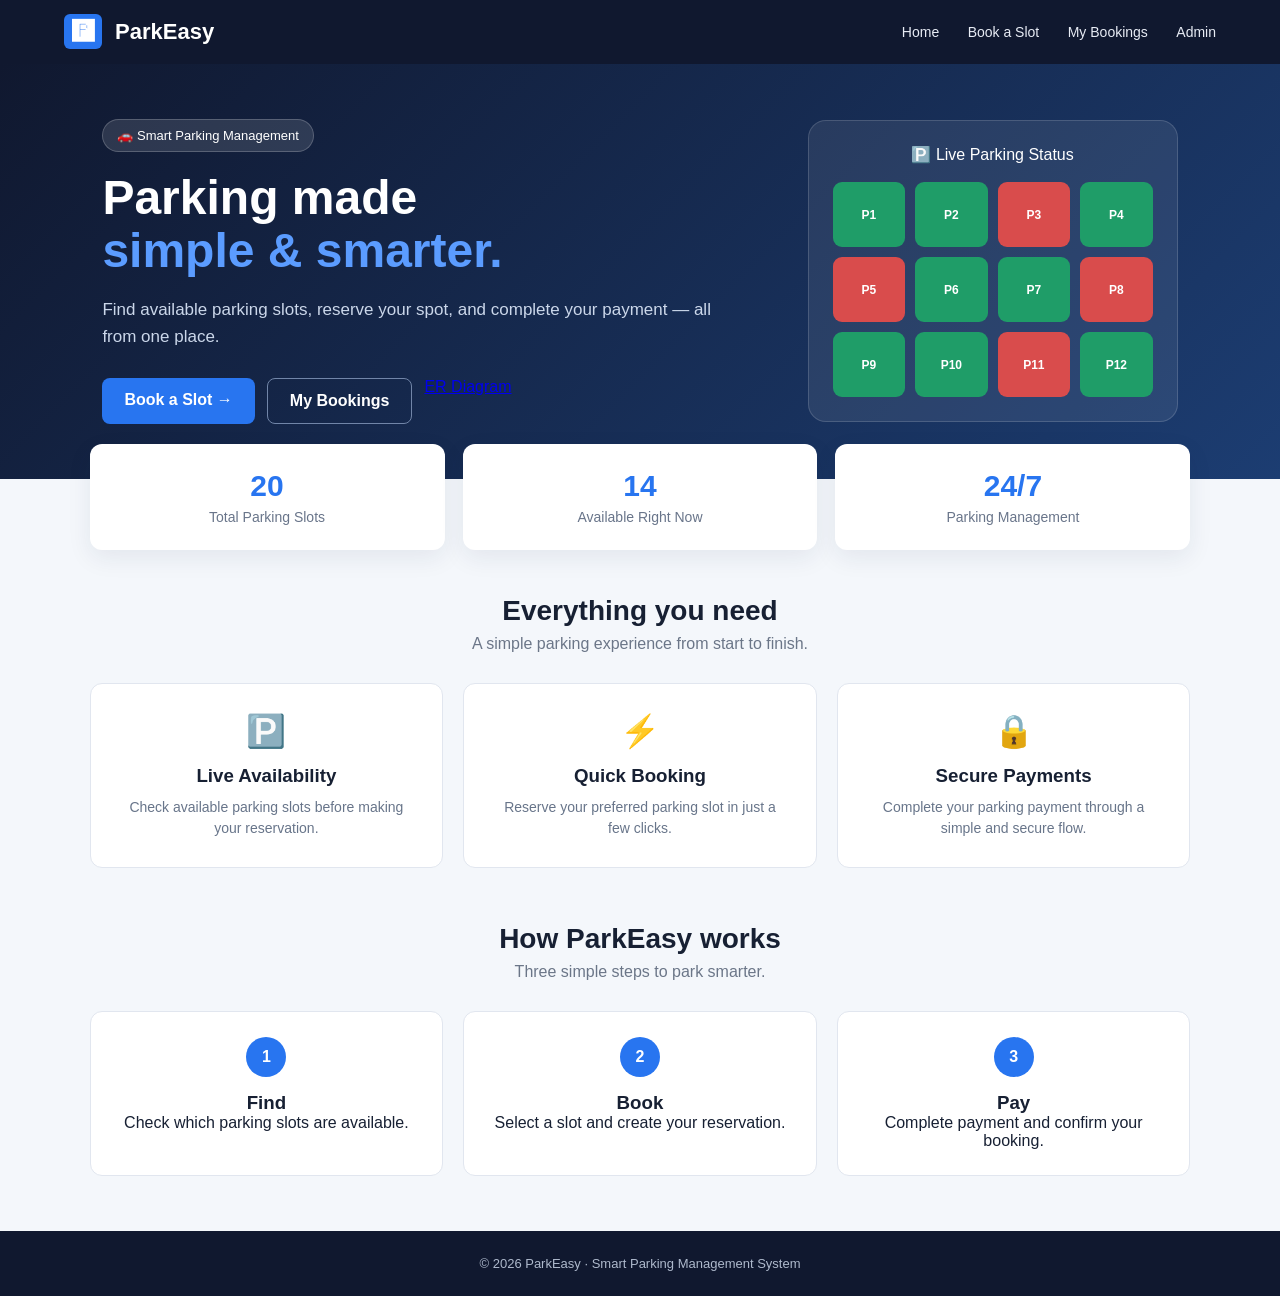
<file: frontend/index.html>
<!DOCTYPE html>
<html lang="en">
<head>
    <meta charset="UTF-8">
    <meta name="viewport" content="width=device-width, initial-scale=1.0">
    <title>ParkEasy — Smart Parking</title>

    <style>
        * {
            box-sizing: border-box;
            margin: 0;
            padding: 0;
        }

        body {
            font-family: Arial, sans-serif;
            background: #f4f7fb;
            color: #172033;
        }

        /* NAVBAR */
        nav {
            height: 64px;
            background: #10182f;
            color: white;
            display: flex;
            align-items: center;
            justify-content: space-between;
            padding: 0 5%;
        }

        .logo {
            font-size: 22px;
            font-weight: bold;
        }

        .logo span {
            background: #2875f0;
            padding: 5px 8px;
            border-radius: 6px;
            margin-right: 7px;
        }

        nav a {
            color: #e8ecf5;
            text-decoration: none;
            margin-left: 24px;
            font-size: 14px;
        }

        nav a:hover {
            color: #4d8dff;
        }

        /* HERO */
        .hero {
            min-height: 410px;
            background: linear-gradient(135deg, #10182f, #1c3d72);
            color: white;
            display: flex;
            align-items: center;
            justify-content: space-between;
            padding: 55px 8%;
            gap: 50px;
        }

        .hero-content {
            max-width: 620px;
        }

        .tag {
            display: inline-block;
            background: rgba(255,255,255,0.12);
            border: 1px solid rgba(255,255,255,0.2);
            padding: 8px 14px;
            border-radius: 20px;
            font-size: 13px;
            margin-bottom: 20px;
        }

        .hero h1 {
            font-size: 48px;
            line-height: 1.1;
            margin-bottom: 18px;
        }

        .hero h1 span {
            color: #5b9cff;
        }

        .hero p {
            color: #cbd7ea;
            font-size: 17px;
            line-height: 1.6;
            margin-bottom: 28px;
        }

        .buttons {
            display: flex;
            gap: 12px;
        }

        .btn {
            padding: 13px 22px;
            border-radius: 8px;
            text-decoration: none;
            font-weight: bold;
            display: inline-block;
        }

        .primary {
            background: #2875f0;
            color: white;
        }

        .primary:hover {
            background: #1c61d2;
        }

        .secondary {
            border: 1px solid #7185a8;
            color: white;
        }

        /* PARKING VISUAL */
        .parking-visual {
            width: 370px;
            min-width: 320px;
            background: rgba(255,255,255,0.08);
            border: 1px solid rgba(255,255,255,0.15);
            border-radius: 18px;
            padding: 24px;
        }

        .parking-title {
            text-align: center;
            margin-bottom: 18px;
            font-size: 16px;
        }

        .slots {
            display: grid;
            grid-template-columns: repeat(4, 1fr);
            gap: 10px;
        }

        .slot {
            height: 65px;
            border-radius: 9px;
            display: flex;
            align-items: center;
            justify-content: center;
            font-size: 12px;
            font-weight: bold;
        }

        .available {
            background: #1f9d68;
        }

        .occupied {
            background: #d94c4c;
        }

        /* STATS */
        .stats {
            width: 86%;
            margin: -35px auto 45px;
            position: relative;
            display: grid;
            grid-template-columns: repeat(3, 1fr);
            gap: 18px;
        }

        .stat {
            background: white;
            border-radius: 12px;
            padding: 25px;
            text-align: center;
            box-shadow: 0 8px 25px rgba(20,40,80,0.08);
        }

        .stat h2 {
            font-size: 30px;
            color: #2875f0;
            margin-bottom: 6px;
        }

        .stat p {
            color: #69758a;
            font-size: 14px;
        }

        /* SECTIONS */
        .section {
            width: 86%;
            margin: 0 auto 55px;
        }

        .section-title {
            text-align: center;
            margin-bottom: 30px;
        }

        .section-title h2 {
            font-size: 28px;
            margin-bottom: 8px;
        }

        .section-title p {
            color: #6b7688;
        }

        .features {
            display: grid;
            grid-template-columns: repeat(3, 1fr);
            gap: 20px;
        }

        .feature {
            background: white;
            border: 1px solid #e1e6ef;
            border-radius: 12px;
            padding: 28px;
            text-align: center;
        }

        .feature-icon {
            font-size: 32px;
            margin-bottom: 15px;
        }

        .feature h3 {
            margin-bottom: 10px;
        }

        .feature p {
            color: #68758a;
            line-height: 1.5;
            font-size: 14px;
        }

        /* HOW IT WORKS */
        .steps {
            display: grid;
            grid-template-columns: repeat(3, 1fr);
            gap: 20px;
        }

        .step {
            background: white;
            padding: 25px;
            border-radius: 12px;
            border: 1px solid #e1e6ef;
            text-align: center;
        }

        .number {
            width: 40px;
            height: 40px;
            margin: 0 auto 15px;
            background: #2875f0;
            color: white;
            border-radius: 50%;
            display: flex;
            align-items: center;
            justify-content: center;
            font-weight: bold;
        }

        /* FOOTER */
        footer {
            background: #10182f;
            color: #aeb9cc;
            text-align: center;
            padding: 25px;
            font-size: 13px;
        }

        /* MOBILE */
        @media (max-width: 850px) {
            .hero {
                flex-direction: column;
                text-align: center;
            }

            .buttons {
                justify-content: center;
            }

            .parking-visual {
                width: 100%;
            }

            .stats,
            .features,
            .steps {
                grid-template-columns: 1fr;
            }

            nav {
                padding: 0 20px;
            }

            nav a {
                margin-left: 10px;
            }

            .hero h1 {
                font-size: 36px;
            }
        }
    </style>
</head>

<body>

<nav>
    <div class="logo">
        <span>🅿</span> ParkEasy
    </div>

    <div>
        <a href="index.html">Home</a>
        <a href="booking.html">Book a Slot</a>
        <a href="mybookings.html">My Bookings</a>
        <a href="admin.html">Admin</a>
    </div>
</nav>

<section class="hero">

    <div class="hero-content">

        <div class="tag">🚗 Smart Parking Management</div>

        <h1>
            Parking made<br>
            <span>simple & smarter.</span>
        </h1>

        <p>
            Find available parking slots, reserve your spot,
            and complete your payment — all from one place.
        </p>

        <div class="buttons">
            <a href="booking.html" class="btn primary">Book a Slot →</a>
            <a href="mybookings.html" class="btn secondary">My Bookings</a>
            <a href="er-diagram.html">ER Diagram</a>
        </div>

    </div>

    <div class="parking-visual">

        <div class="parking-title">
            🅿️ Live Parking Status
        </div>

        <div class="slots">
            <div class="slot available">P1</div>
            <div class="slot available">P2</div>
            <div class="slot occupied">P3</div>
            <div class="slot available">P4</div>

            <div class="slot occupied">P5</div>
            <div class="slot available">P6</div>
            <div class="slot available">P7</div>
            <div class="slot occupied">P8</div>

            <div class="slot available">P9</div>
            <div class="slot available">P10</div>
            <div class="slot occupied">P11</div>
            <div class="slot available">P12</div>
        </div>

    </div>

</section>

<section class="stats">

    <div class="stat">
        <h2>20</h2>
        <p>Total Parking Slots</p>
    </div>

    <div class="stat">
        <h2>14</h2>
        <p>Available Right Now</p>
    </div>

    <div class="stat">
        <h2>24/7</h2>
        <p>Parking Management</p>
    </div>

</section>

<section class="section">

    <div class="section-title">
        <h2>Everything you need</h2>
        <p>A simple parking experience from start to finish.</p>
    </div>

    <div class="features">

        <div class="feature">
            <div class="feature-icon">🅿️</div>
            <h3>Live Availability</h3>
            <p>
                Check available parking slots before making
                your reservation.
            </p>
        </div>

        <div class="feature">
            <div class="feature-icon">⚡</div>
            <h3>Quick Booking</h3>
            <p>
                Reserve your preferred parking slot in just
                a few clicks.
            </p>
        </div>

        <div class="feature">
            <div class="feature-icon">🔒</div>
            <h3>Secure Payments</h3>
            <p>
                Complete your parking payment through a
                simple and secure flow.
            </p>
        </div>

    </div>

</section>

<section class="section">

    <div class="section-title">
        <h2>How ParkEasy works</h2>
        <p>Three simple steps to park smarter.</p>
    </div>

    <div class="steps">

        <div class="step">
            <div class="number">1</div>
            <h3>Find</h3>
            <p>Check which parking slots are available.</p>
        </div>

        <div class="step">
            <div class="number">2</div>
            <h3>Book</h3>
            <p>Select a slot and create your reservation.</p>
        </div>

        <div class="step">
            <div class="number">3</div>
            <h3>Pay</h3>
            <p>Complete payment and confirm your booking.</p>
        </div>

    </div>

</section>

<footer>
    © 2026 ParkEasy · Smart Parking Management System
</footer>

</body>
</html>
</file>
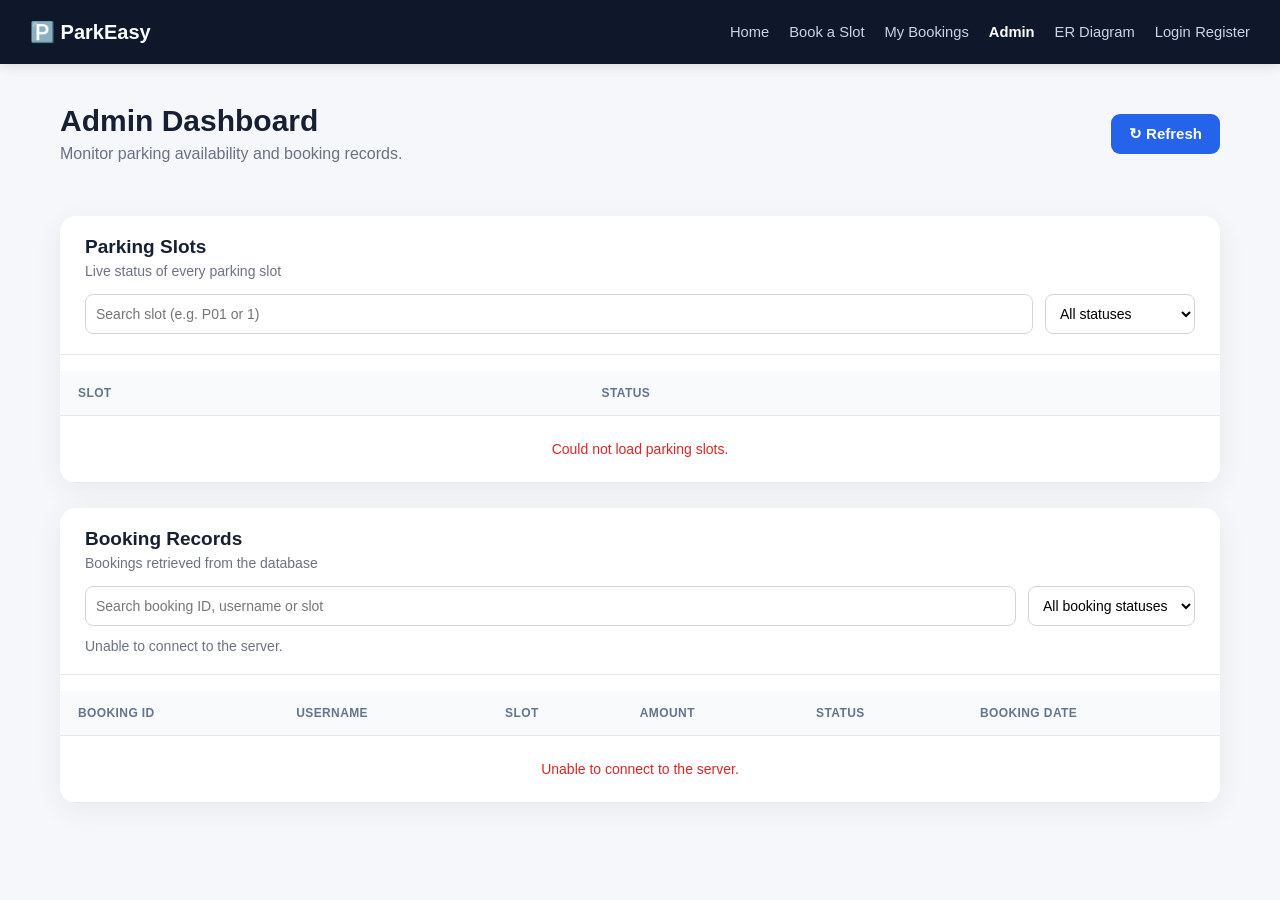
<file: frontend/admin.html>
<!doctype html>
<html lang="en">
<head>
  <meta charset="utf-8">
  <meta name="viewport" content="width=device-width, initial-scale=1.0">
  <title>Admin Dashboard — ParkEasy</title>
  <link rel="stylesheet" href="style.css">

  <style>
    body { background: #f5f7fb; }

    .admin-page {
      max-width: 1200px;
      margin: 40px auto;
      padding: 0 20px;
    }

    .admin-header {
      display: flex;
      justify-content: space-between;
      align-items: center;
      gap: 15px;
      margin-bottom: 28px;
    }

    .admin-header h1 {
      margin: 0;
      color: #172033;
      font-size: 30px;
    }

    .admin-header p {
      margin: 7px 0 0;
      color: #6b7280;
    }

    .refresh-btn {
      border: none;
      background: #2563eb;
      color: white;
      padding: 11px 18px;
      border-radius: 9px;
      cursor: pointer;
      font-weight: 600;
    }

    .refresh-btn:hover { background: #1d4ed8; }

    .dashboard-stats {
      display: grid;
      grid-template-columns: repeat(3, 1fr);
      gap: 18px;
      margin-bottom: 25px;
    }

    .dashboard-stat {
      background: white;
      border-radius: 15px;
      padding: 22px;
      box-shadow: 0 7px 25px rgba(0,0,0,.06);
      border-left: 4px solid #2563eb;
    }

    .dashboard-stat.available { border-left-color: #16a34a; }
    .dashboard-stat.booked { border-left-color: #dc2626; }

    .stat-icon { font-size: 25px; margin-bottom: 12px; }
    .stat-number { font-size: 30px; font-weight: 800; color: #172033; }
    .stat-label { color: #6b7280; margin-top: 4px; font-size: 14px; }

    .dashboard-card {
      background: white;
      border-radius: 16px;
      box-shadow: 0 7px 30px rgba(0,0,0,.06);
      overflow: hidden;
      margin-bottom: 25px;
    }

    .card-heading {
      padding: 20px 25px;
      border-bottom: 1px solid #e5e7eb;
    }

    .card-heading h2 { margin: 0; color: #172033; font-size: 19px; }
    .card-heading p { margin: 5px 0 0; color: #6b7280; font-size: 14px; }

    .filter-controls {
      display: flex;
      gap: 12px;
      flex-wrap: wrap;
      margin-top: 15px;
    }

    .filter-controls input,
    .filter-controls select {
      padding: 10px;
      border: 1px solid #d1d5db;
      border-radius: 8px;
      background: white;
      font-size: 14px;
    }

    .filter-controls input { flex: 1; min-width: 180px; }
    .filter-controls select { min-width: 150px; }

    .table-wrap { overflow-x: auto; }

    table { width: 100%; border-collapse: collapse; }

    th {
      background: #f8fafc;
      color: #64748b;
      text-align: left;
      padding: 15px 18px;
      font-size: 12px;
      text-transform: uppercase;
      letter-spacing: .4px;
      white-space: nowrap;
    }

    td {
      padding: 15px 18px;
      border-top: 1px solid #eef0f4;
      color: #334155;
      font-size: 14px;
    }

    .slot-id { font-weight: 700; color: #2563eb; }

    .badge {
      display: inline-block;
      padding: 6px 10px;
      border-radius: 20px;
      font-size: 11px;
      font-weight: 700;
    }

    .badge.AVAILABLE, .badge.PAID, .badge.SUCCESS {
      background: #dcfce7;
      color: #15803d;
    }

    .badge.BOOKED, .badge.PENDING {
      background: #fef3c7;
      color: #92400e;
    }

    .badge.CANCELLED, .badge.FAILED {
      background: #fee2e2;
      color: #b91c1c;
    }

    .error { color: #dc2626; }
    .error, .empty-message { text-align: center; padding: 25px; }
    .empty-message { color: #64748b; }

    @media (max-width: 700px) {
      .admin-page { margin: 25px auto; }
      .admin-header { align-items: flex-start; flex-direction: column; }
      .admin-header h1 { font-size: 25px; }
      .dashboard-stats { grid-template-columns: 1fr; }
      th, td { padding: 13px 15px; white-space: nowrap; }
      .card-heading { padding: 18px; }
    }
  </style>
</head>

<body>
  <header class="nav">
    <a class="brand" href="index.html">🅿️ ParkEasy</a>
    <nav>
      <a href="index.html" data-page="home">Home</a>
      <a href="booking.html" data-page="booking">Book a Slot</a>
      <a href="mybookings.html" data-page="mybookings">My Bookings</a>
      <a href="admin.html" data-page="admin">Admin</a>
      <a href="er-diagram.html">ER Diagram</a>
      <span id="authArea"></span>
    </nav>
  </header>

  <main class="admin-page">
    <div class="admin-header">
      <div>
        <h1>Admin Dashboard</h1>
        <p>Monitor parking availability and booking records.</p>
      </div>
      <button class="refresh-btn" id="refreshBtn" type="button">↻ Refresh</button>
    </div>

    <div id="stats" class="dashboard-stats"></div>

    <section class="dashboard-card">
      <div class="card-heading">
        <h2>Parking Slots</h2>
        <p>Live status of every parking slot</p>
        <div class="filter-controls">
          <input type="search" id="slotSearch"
                 placeholder="Search slot (e.g. P01 or 1)"
                 aria-label="Search parking slots">
          <select id="statusFilter" aria-label="Filter by slot status">
            <option value="ALL">All statuses</option>
            <option value="AVAILABLE">Available</option>
            <option value="BOOKED">Booked</option>
          </select>
        </div>
      </div>

      <div class="table-wrap">
        <table>
          <thead>
            <tr><th>Slot</th><th>Status</th></tr>
          </thead>
          <tbody id="rows">
            <tr><td colspan="2">Loading parking slots...</td></tr>
          </tbody>
        </table>
      </div>
    </section>

    <section class="dashboard-card">
      <div class="card-heading">
        <h2>Booking Records</h2>
        <p>Bookings retrieved from the database</p>
        <div class="filter-controls">
          <input type="search" id="bookingSearch"
                 placeholder="Search booking ID, username or slot"
                 aria-label="Search booking records">
          <select id="bookingStatusFilter" aria-label="Filter bookings by status">
            <option value="ALL">All booking statuses</option>
            <option value="PENDING">Pending</option>
            <option value="PAID">Paid</option>
            <option value="CANCELLED">Cancelled</option>
          </select>
        </div>
        <p id="bookingMessage" role="status" style="margin-top:12px"></p>
      </div>

      <div class="table-wrap">
        <table>
          <thead>
            <tr>
              <th>Booking ID</th>
              <th>Username</th>
              <th>Slot</th>
              <th>Amount</th>
              <th>Status</th>
              <th>Booking Date</th>
            </tr>
          </thead>
          <tbody id="bookingRows">
            <tr><td colspan="6">Loading booking records...</td></tr>
          </tbody>
        </table>
      </div>
    </section>
  </main>

  <script src="app.js"></script>
  <script>
    renderNav("admin");

    let allSlots = [];
    let allBookings = [];

    function renderSlots() {
      const term = document.getElementById("slotSearch").value.trim().toLowerCase();
      const status = document.getElementById("statusFilter").value;

      const filtered = allSlots.filter(slot => {
        const label = "p" + String(slot.id).padStart(2, "0");
        const matchesSearch = label.includes(term) || String(slot.id).includes(term);
        const matchesStatus = status === "ALL" || slot.status === status;
        return matchesSearch && matchesStatus;
      });

      const rows = document.getElementById("rows");

      if (!filtered.length) {
        rows.innerHTML = '<tr><td colspan="2" class="empty-message">No matching parking slots.</td></tr>';
        return;
      }

      rows.innerHTML = filtered.map(slot => `
        <tr>
          <td><span class="slot-id">P${String(slot.id).padStart(2, "0")}</span></td>
          <td><span class="badge ${escapeHtml(slot.status)}">${escapeHtml(slot.status)}</span></td>
        </tr>
      `).join("");
    }

    function renderBookings() {
      const term = document.getElementById("bookingSearch").value.trim().toLowerCase();
      const status = document.getElementById("bookingStatusFilter").value;

      const filtered = allBookings.filter(booking => {
        const matchesSearch =
          String(booking.id).includes(term) ||
          String(booking.username ?? "").toLowerCase().includes(term) ||
          ("p" + String(booking.slot_id).padStart(2, "0")).includes(term) ||
          String(booking.slot_id).includes(term);

        const matchesStatus = status === "ALL" || booking.status === status;
        return matchesSearch && matchesStatus;
      });

      const rows = document.getElementById("bookingRows");

      if (!filtered.length) {
        rows.innerHTML = '<tr><td colspan="6" class="empty-message">No matching booking records.</td></tr>';
        return;
      }

      rows.innerHTML = filtered.map(booking => {
        const date = booking.created_at
          ? new Date(booking.created_at.replace(" ", "T")).toLocaleString()
          : "—";

        return `
          <tr>
            <td>#${Number(booking.id)}</td>
            <td>${escapeHtml(booking.username)}</td>
            <td><span class="slot-id">P${String(booking.slot_id).padStart(2, "0")}</span></td>
            <td>₹${Number(booking.amount).toFixed(2)}</td>
            <td><span class="badge ${escapeHtml(booking.status)}">${escapeHtml(booking.status)}</span></td>
            <td>${escapeHtml(date)}</td>
          </tr>
        `;
      }).join("");
    }

    async function loadSlots() {
      const rows = document.getElementById("rows");
      rows.innerHTML = '<tr><td colspan="2">Loading parking slots...</td></tr>';

      try {
        const result = await apiGet("/api/slots");

        if (!result.ok || !Array.isArray(result.data)) {
          rows.innerHTML = '<tr><td colspan="2" class="error">Could not load parking slots.</td></tr>';
          return;
        }

        allSlots = result.data;

        const total = allSlots.length;
        const available = allSlots.filter(s => s.status === "AVAILABLE").length;
        const booked = allSlots.filter(s => s.status === "BOOKED").length;

        document.getElementById("stats").innerHTML = `
          <div class="dashboard-stat">
            <div class="stat-icon">🅿️</div>
            <div class="stat-number">${total}</div>
            <div class="stat-label">Total Slots</div>
          </div>
          <div class="dashboard-stat available">
            <div class="stat-icon">✅</div>
            <div class="stat-number">${available}</div>
            <div class="stat-label">Available Slots</div>
          </div>
          <div class="dashboard-stat booked">
            <div class="stat-icon">🚗</div>
            <div class="stat-number">${booked}</div>
            <div class="stat-label">Occupied Slots</div>
          </div>
        `;

        renderSlots();
      } catch (error) {
        rows.innerHTML = '<tr><td colspan="2" class="error">Could not connect to the server.</td></tr>';
      }
    }

    async function loadBookings() {
      const rows = document.getElementById("bookingRows");
      const message = document.getElementById("bookingMessage");

      rows.innerHTML = '<tr><td colspan="6">Loading booking records...</td></tr>';
      message.textContent = "";

      try {
        const result = await apiGet("/api/admin/bookings");

        if (!result.ok) {
          allBookings = [];

          if (result.status === 401) {
            message.textContent = "Please log in to access booking records.";
          } else if (result.status === 403) {
            message.textContent = "Admin access required. Log in with the account marked as admin.";
          } else {
            message.textContent = result.data?.error || "Could not load booking records.";
          }

          rows.innerHTML = `<tr><td colspan="6" class="error">${escapeHtml(message.textContent)}</td></tr>`;
          return;
        }

        if (!Array.isArray(result.data)) {
          message.textContent = "Unexpected response from the booking API.";
          rows.innerHTML = `<tr><td colspan="6" class="error">${escapeHtml(message.textContent)}</td></tr>`;
          return;
        }

        allBookings = result.data;
        message.textContent = `${allBookings.length} booking record(s)`;
        renderBookings();
      } catch (error) {
        allBookings = [];
        message.textContent = "Could not connect to the server.";
        rows.innerHTML = `<tr><td colspan="6" class="error">${escapeHtml(message.textContent)}</td></tr>`;
      }
    }

    async function loadDashboard() {
      await Promise.all([loadSlots(), loadBookings()]);
    }

    document.getElementById("slotSearch").addEventListener("input", renderSlots);
    document.getElementById("statusFilter").addEventListener("change", renderSlots);
    document.getElementById("bookingSearch").addEventListener("input", renderBookings);
    document.getElementById("bookingStatusFilter").addEventListener("change", renderBookings);
    document.getElementById("refreshBtn").addEventListener("click", loadDashboard);

    loadDashboard();
  </script>
</body>
</html>
</file>
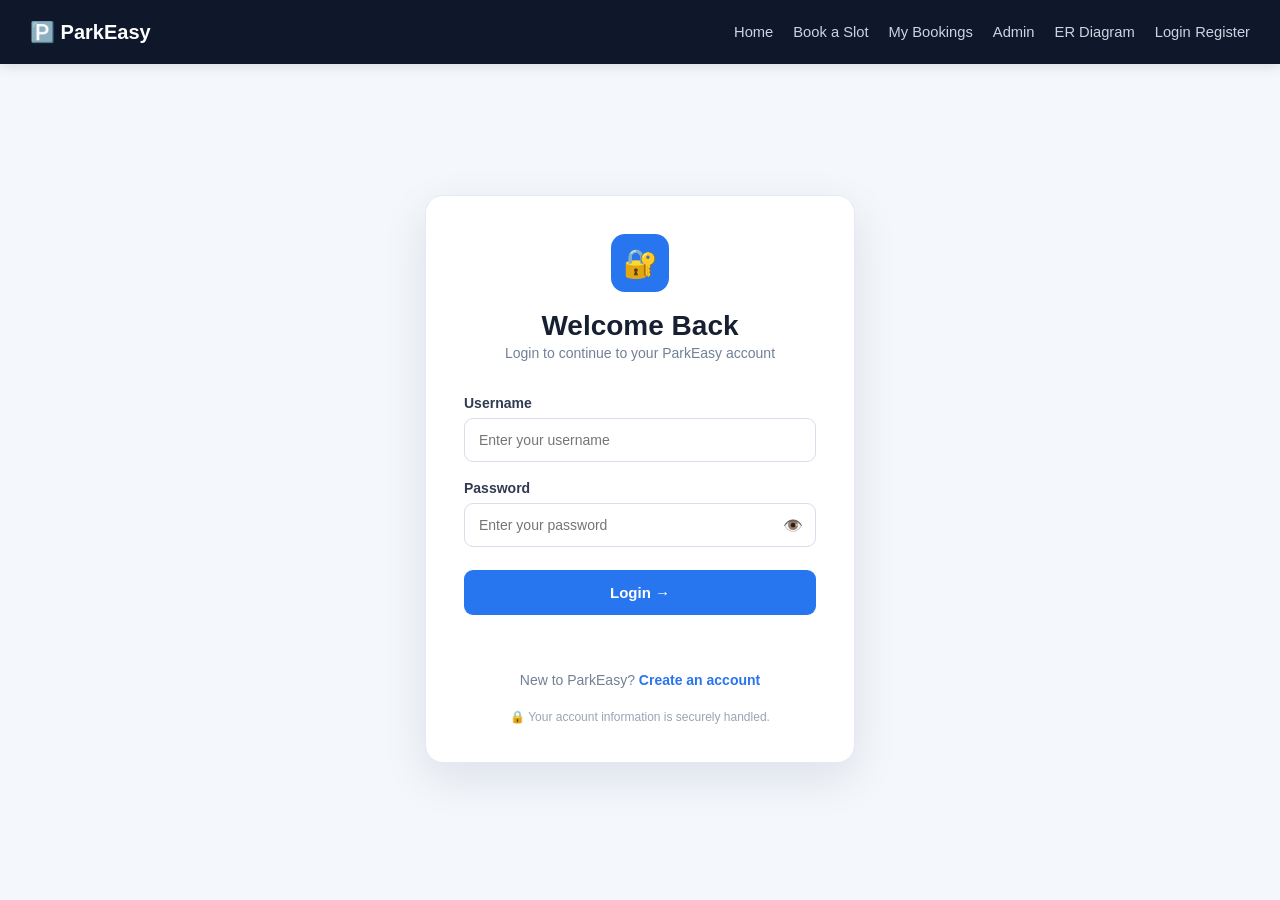
<file: frontend/booking.html>
<!DOCTYPE html>
<html lang="en">
<head>
<meta charset="utf-8">
<meta name="viewport" content="width=device-width, initial-scale=1.0">
<title>Book a Slot — ParkEasy</title>

<link rel="stylesheet" href="style.css">

<style>
    body {
        background: #f4f7fb;
    }

    .booking-page {
        max-width: 1100px;
        margin: 0 auto;
        padding: 35px 20px 60px;
    }

    .booking-header {
        margin-bottom: 25px;
    }

    .booking-header h1 {
        color: #172033;
        font-size: 30px;
        margin-bottom: 7px;
    }

    .booking-header p {
        color: #718096;
    }

    /* STAT CARDS */

    .parking-stats {
        display: grid;
        grid-template-columns: repeat(3, 1fr);
        gap: 18px;
        margin-bottom: 28px;
    }

    .stat-card {
        background: white;
        border: 1px solid #e3e8f0;
        border-radius: 12px;
        padding: 20px;
        display: flex;
        align-items: center;
        gap: 15px;
        box-shadow: 0 5px 20px rgba(20,40,80,0.05);
    }

    .stat-icon {
        width: 45px;
        height: 45px;
        border-radius: 10px;
        display: flex;
        align-items: center;
        justify-content: center;
        font-size: 22px;
    }

    .blue {
        background: #e8f0ff;
    }

    .green {
        background: #e5f7ef;
    }

    .red {
        background: #fdeaea;
    }

    .stat-info strong {
        display: block;
        font-size: 22px;
        color: #172033;
    }

    .stat-info span {
        font-size: 13px;
        color: #718096;
    }

    /* MAIN CARD */

    .parking-card {
        background: white;
        border: 1px solid #e3e8f0;
        border-radius: 16px;
        padding: 30px;
        box-shadow: 0 8px 25px rgba(20,40,80,0.06);
    }

    .parking-card-header {
        display: flex;
        align-items: center;
        justify-content: space-between;
        margin-bottom: 25px;
    }

    .parking-card-header h2 {
        color: #172033;
        font-size: 21px;
    }

    .refresh-btn {
        border: 1px solid #d8deea;
        background: white;
        padding: 9px 15px;
        border-radius: 8px;
        cursor: pointer;
        color: #344054;
        font-weight: 600;
    }

    .refresh-btn:hover {
        background: #f4f7fb;
    }

    /* PARKING GRID */

    .parking-grid {
        display: grid;
        grid-template-columns: repeat(4, 1fr);
        gap: 16px;
    }

    .slot {
        min-height: 105px;
        border-radius: 12px;
        padding: 15px;
        display: flex;
        flex-direction: column;
        align-items: center;
        justify-content: center;
        gap: 6px;
        transition: 0.2s;
        border: 2px solid transparent;
    }

    .slot.available {
        background: #e9f8f1;
        border-color: #8bd8b5;
        color: #13794e;
        cursor: pointer;
    }

    .slot.available:hover {
        transform: translateY(-3px);
        box-shadow: 0 7px 18px rgba(20,120,78,0.12);
    }

    .slot.booked {
        background: #fceaea;
        border-color: #efaaaa;
        color: #b83232;
        cursor: not-allowed;
    }

    .slot-number {
        font-size: 20px;
        font-weight: bold;
    }

    .slot-icon {
        font-size: 24px;
    }

    .slot-status {
        font-size: 11px;
        font-weight: bold;
        letter-spacing: 0.5px;
    }

    /* LEGEND */

    .legend {
        display: flex;
        justify-content: center;
        gap: 28px;
        margin-top: 25px;
        color: #68758a;
        font-size: 13px;
    }

    .legend-item {
        display: flex;
        align-items: center;
        gap: 7px;
    }

    .dot {
        width: 11px;
        height: 11px;
        border-radius: 50%;
    }

    .available-dot {
        background: #1f9d68;
    }

    .booked-dot {
        background: #d94c4c;
    }

    /* MESSAGE */

    .message {
        text-align: center;
        min-height: 22px;
        margin: 18px 0;
        font-size: 14px;
        font-weight: 500;
    }

    .success {
        color: #198754;
    }

    .error {
        color: #d43f3f;
    }

    .loading {
        color: #2875f0;
    }

    /* INFO */

    .booking-info {
        margin-top: 25px;
        padding: 17px;
        background: #f5f8fd;
        border-radius: 10px;
        color: #667085;
        font-size: 13px;
        text-align: center;
    }

    @media (max-width: 750px) {
        .parking-stats {
            grid-template-columns: 1fr;
        }

        .parking-grid {
            grid-template-columns: repeat(2, 1fr);
        }

        .parking-card {
            padding: 20px;
        }

        .parking-card-header {
            align-items: flex-start;
            gap: 10px;
        }
    }

    .pay-overlay{display:none;position:fixed;inset:0;background:rgba(15,23,42,.55);
        align-items:center;justify-content:center;z-index:100}
    .pay-overlay.show{display:flex}
    .pay-box{background:#fff;border-radius:16px;padding:30px;width:360px;max-width:92%;
        text-align:center;box-shadow:0 20px 50px rgba(0,0,0,.25)}
    .pay-box h2{margin:0 0 8px;color:#172033}
    .pay-amount{font-size:32px;font-weight:700;color:#172033;margin:10px 0}
    .pay-timer{color:#b45309;font-weight:600;margin-bottom:20px}
    .pay-actions{display:flex;gap:12px}
    .pay-actions button{flex:1;padding:12px;border:none;border-radius:9px;
        font-weight:700;font-size:15px;cursor:pointer;color:#fff}
    .pay-yes{background:#16a34a}
    .pay-no{background:#dc2626}
</style>
</head>

<body>

<header class="nav">

    <a class="brand" href="index.html">🅿️ ParkEasy</a>

    <nav>
        <a href="index.html" data-page="home">Home</a>
        <a href="booking.html" data-page="booking">Book a Slot</a>
        <a href="mybookings.html" data-page="mybookings">My Bookings</a>
        <a href="admin.html" data-page="admin">Admin</a>
        <a href="er-diagram.html">ER Diagram</a>
        <span id="authArea"></span>
    </nav>

</header>

<main class="booking-page">

    <div class="booking-header">
        <h1>Book a Parking Slot</h1>
        <p>Select an available parking slot to reserve it.</p>
    </div>

    <!-- STATISTICS -->

    <div class="parking-stats">

        <div class="stat-card">
            <div class="stat-icon blue">🅿️</div>
            <div class="stat-info">
                <strong id="totalCount">-</strong>
                <span>Total Slots</span>
            </div>
        </div>

        <div class="stat-card">
            <div class="stat-icon green">✓</div>
            <div class="stat-info">
                <strong id="availableCount">-</strong>
                <span>Available</span>
            </div>
        </div>

        <div class="stat-card">
            <div class="stat-icon red">🚗</div>
            <div class="stat-info">
                <strong id="occupiedCount">-</strong>
                <span>Occupied</span>
            </div>
        </div>

    </div>

    <!-- PARKING -->

    <div class="parking-card">

        <div class="parking-card-header">

            <div>
                <h2>Parking Area</h2>
            </div>

            <button id="refreshBtn" class="refresh-btn">
                ↻ Refresh
            </button>

        </div>
        
        <div class="vehicle-selection">
            <label for="vehicleType">Select Vehicle Type:</label>
            <select id="vehicleType" required>
            <option value="">-- Select Vehicle Type --</option>
            <option value="Two-Wheeler">Two-Wheeler</option>
            <option value="Four-Wheeler">Four-Wheeler</option>
            </select>
        </div>


        <p id="m" class="message"></p>

        <div id="slots" class="parking-grid"></div>

        <div class="legend">

            <div class="legend-item">
                <span class="dot available-dot"></span>
                Available
            </div>

            <div class="legend-item">
                <span class="dot booked-dot"></span>
                Occupied
            </div>

        </div>

        <div class="booking-info">
            💡 Click on any <strong>green slot</strong> to book it.
            Payment must be confirmed within 100 seconds.
        </div>

    </div>

</main>

<div id="payOverlay" class="pay-overlay">
  <div class="pay-box">
    <h2 id="payTitle">Payment</h2>
    <p>Payment done?</p>
    <div class="pay-amount" id="payAmount"></div>
    <div class="pay-timer">⏱ Time left: <span id="payTimer">100</span>s</div>
    <div class="pay-actions">
      <button class="pay-yes" id="payYes">Yes</button>
      <button class="pay-no" id="payNo">No</button>
    </div>
  </div>
</div>

<div id="receiptOverlay" class="pay-overlay">
    <div class="pay-box" id="receiptBox">
        <h2>ParkEasy Receipt</h2>
        <p>Payment completed successfully</p>

        <hr>

        <p>Receipt No: <strong id="receiptId"></strong></p>
        <p>Booking ID: <strong id="receiptBookingId"></strong></p>
        <p>Parking Slot: <strong id="receiptSlot"></strong></p>
        <p>Vehicle Type: <strong id="receiptVehicle"></strong></p>
        <p>Amount Paid: <strong id="receiptAmount"></strong></p>
        <p>Payment Status: <strong>PAID</strong></p>
        <p>Date & Time: <strong id="receiptDate"></strong></p>

        <hr>

        <div class="pay-actions">
            <button class="pay-yes" onclick="printReceipt()">
                Print Receipt
            </button>
            <button class="pay-no" onclick="closeReceipt()">
                Close
            </button>
        </div>
    </div>
</div>


<script src="app.js"></script>

<script>

requireAuth();
renderNav("booking");

const slotsEl = document.getElementById("slots");
const msgEl = document.getElementById("m");

function setMsg(text, type = "") {

    msgEl.textContent = text;
    msgEl.className = "message " + type;
}

async function loadSlots() {

    setMsg("Loading parking slots...", "loading");

    const { ok, data } = await apiGet("/api/slots");

    if (!ok) {
        setMsg("Could not load parking slots.", "error");
        return;
    }

    const total = data.length;

    const available =
        data.filter(s => s.status === "AVAILABLE").length;

    const occupied = total - available;

    document.getElementById("totalCount").textContent = total;
    document.getElementById("availableCount").textContent = available;
    document.getElementById("occupiedCount").textContent = occupied;

    slotsEl.innerHTML = data.map(s => {

        const isAvailable = s.status === "AVAILABLE";

        return `
            <div
                class="slot ${isAvailable ? "available" : "booked"}"
                ${isAvailable ? `onclick="bookSlot(${s.id})"` : ""}
            >

                <div class="slot-icon">
                    ${isAvailable ? "🅿️" : "🚗"}
                </div>

                <div class="slot-number">
                    P${String(s.id).padStart(2, "0")}
                </div>

                <div class="slot-status">
                    ${isAvailable ? "AVAILABLE" : "OCCUPIED"}
                </div>

            </div>
        `;

    }).join("");

    if (available > 0) {
        setMsg("Select an available slot to continue.");
    } else {
        setMsg("No parking slots are currently available.", "error");
    }
}

let payInterval = null;



async function bookSlot(id) {
    const vehicleType = document.getElementById("vehicleType").value;

    if (!vehicleType) {
        setMsg("Please select a vehicle type before booking.", "error");
        return;
    }

    setMsg(`Booking slot P${String(id).padStart(2, "0")}...`, "loading");

    const bookRes = await apiPost("/api/book", {
        slot_id: id,
        vehicle_type: vehicleType
    });

    if (!bookRes.ok) {
        setMsg(bookRes.data.error || "Booking failed.", "error");
        await loadSlots();
        return;
    }

    window.selectedVehicleType = vehicleType;

    setMsg("Slot reserved. Please complete the payment.", "loading");

    showPayment(
        id,
        bookRes.data.booking_id,
        bookRes.data.amount,
        bookRes.data.expires_in || 100
    );

    loadSlots();
}


function showPayment(slotId, bookingId, amount, seconds) {
    const label = "P" + String(slotId).padStart(2, "0");
    const overlay = document.getElementById("payOverlay");
    const timerEl = document.getElementById("payTimer");

    document.getElementById("payTitle").textContent = "Pay for slot " + label;
    document.getElementById("payAmount").textContent = "$" + Number(amount).toFixed(2);

    let left = seconds;
    timerEl.textContent = left;
    overlay.classList.add("show");

    clearInterval(payInterval);
    payInterval = setInterval(() => {
        left--;
        timerEl.textContent = left;
        if (left <= 0) {
            clearInterval(payInterval);
            finishPayment(bookingId, "timeout", label);
        }
    }, 1000);

    document.getElementById("payYes").onclick = () => {
        clearInterval(payInterval);
        finishPayment(bookingId, "yes", label);
    };
    document.getElementById("payNo").onclick = () => {
        clearInterval(payInterval);
        finishPayment(bookingId, "no", label);
    };
}


async function finishPayment(bookingId, decision, label) {
    const overlay = document.getElementById("payOverlay");
    overlay.classList.remove("show");

    try {
        const res = await apiPost("/api/payment", {
            booking_id: bookingId,
            decision: decision
        });

        if (decision === "timeout" || res.status === 410) {
            setMsg(
                `Payment time expired. Slot ${label} was not booked.`,
                "error"
            );
        } else if (!res.ok) {
            setMsg(res.data.error || "Payment failed.", "error");
        } else if (decision === "yes") {
            setMsg(
                `Payment successful. Slot ${label} is booked.`,
                "success"
            );

            // Generate and display the receipt after successful payment
            showReceipt(
                bookingId,
                label,
                res.data.amount,
                window.selectedVehicleType || "Not specified"
            );
        } else {
            setMsg(
                `Payment unsuccessful. Slot ${label} was not booked.`,
                "error"
            );
        }

        await loadSlots();

    } catch (error) {
        console.error("Payment error:", error);
        setMsg(
            "Could not confirm payment. Please check My Bookings.",
            "error"
        );
    }
}

function showReceipt(bookingId, slot, amount, vehicleType) {
    document.getElementById("receiptId").textContent =
        "PE-" + bookingId + "-" + Date.now();

    document.getElementById("receiptBookingId").textContent =
        bookingId;

    document.getElementById("receiptSlot").textContent = slot;

    document.getElementById("receiptVehicle").textContent =
        vehicleType;

    document.getElementById("receiptAmount").textContent =
        "₹" + Number(amount).toFixed(2);

    document.getElementById("receiptDate").textContent =
        new Date().toLocaleString("en-IN");

    document.getElementById("receiptOverlay").classList.add("show");
}

function closeReceipt() {
    document.getElementById("receiptOverlay").classList.remove("show");
}

function printReceipt() {
    const receipt = document.getElementById("receiptBox");
    const printWindow = window.open("", "_blank", "width=600,height=700");

    if (!printWindow) {
        alert("Please allow pop-ups to print your receipt.");
        return;
    }

    printWindow.document.write(`
        <!DOCTYPE html>
        <html>
        <head>
            <title>ParkEasy Receipt</title>
            <style>
                body {
                    font-family: Arial, sans-serif;
                    padding: 30px;
                    color: #172033;
                }
                h2 { text-align: center; }
                p { padding: 5px 0; }
                hr { margin: 20px 0; }
                button { display: none; }
            </style>
        </head>
        <body>${receipt.innerHTML}</body>
        </html>
    `);

    printWindow.document.close();
    printWindow.focus();

    setTimeout(() => {
        printWindow.print();
    }, 300);
}


document
    .getElementById("refreshBtn")
    .addEventListener("click", loadSlots);

loadSlots();

</script>

</body>
</html>
</file>
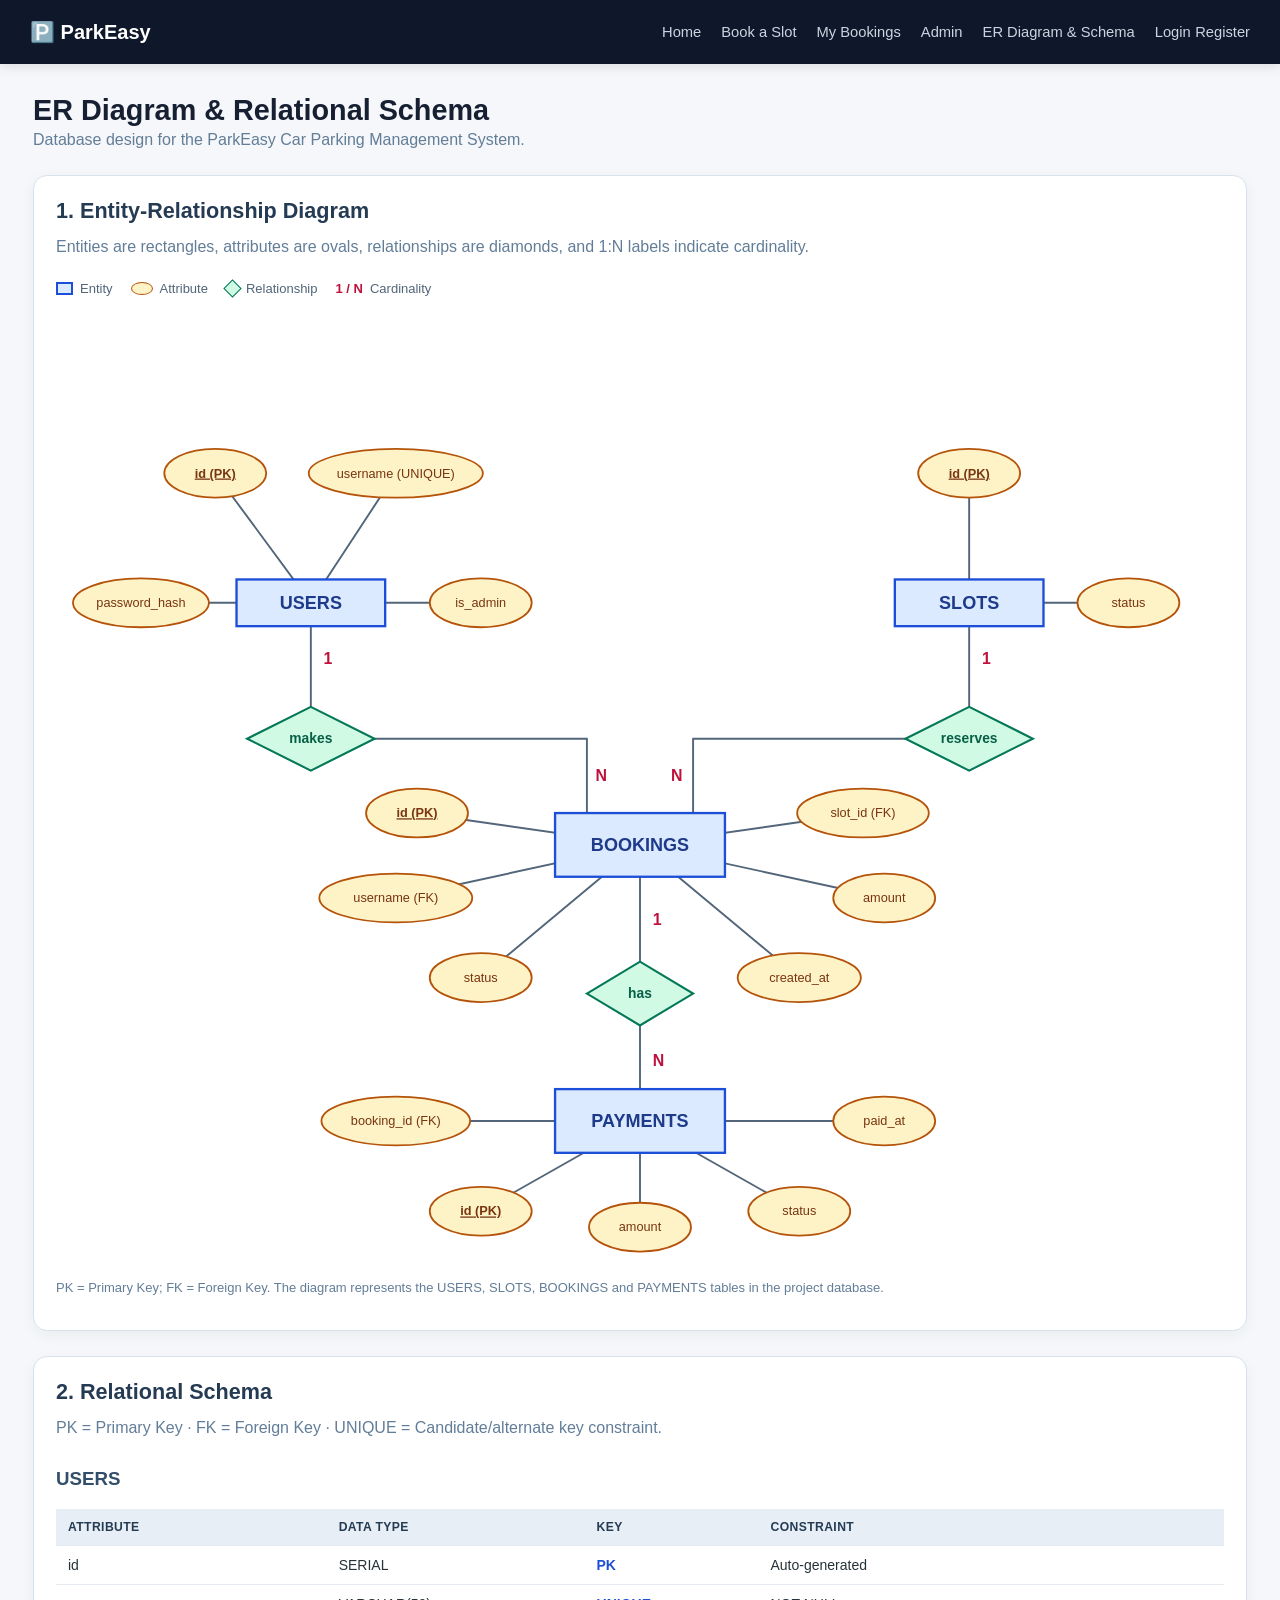
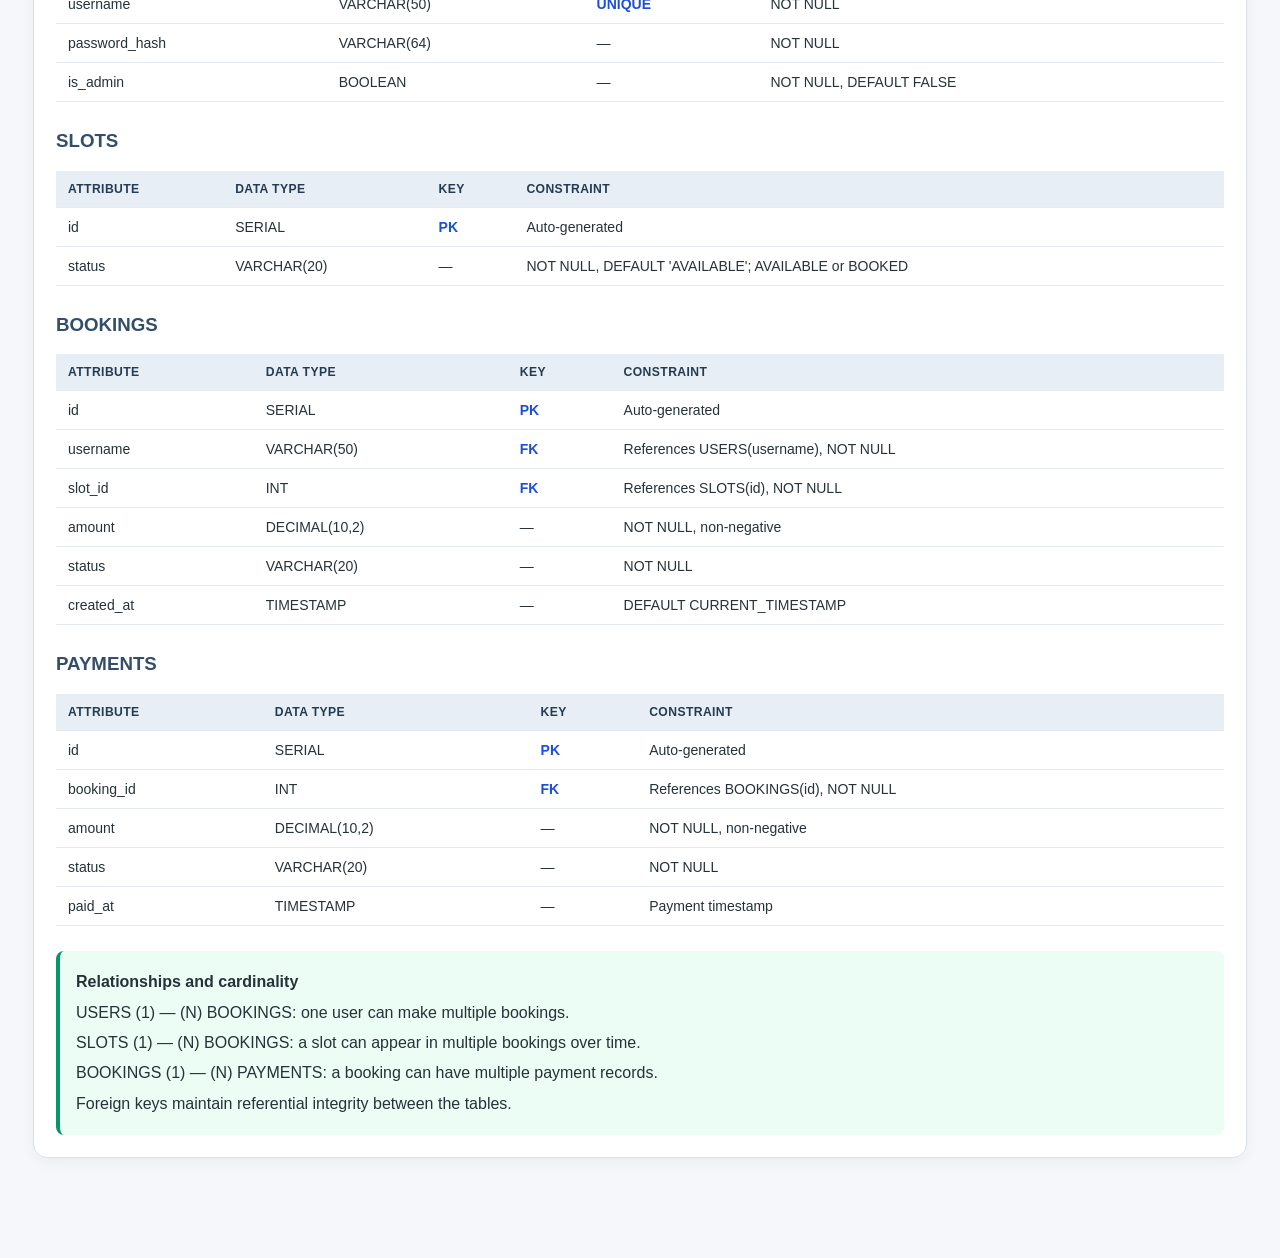
<file: frontend/er-diagram.html>
<!doctype html>
<html lang="en">
  <head>
    <meta charset="UTF-8" />
    <meta name="viewport" content="width=device-width, initial-scale=1.0" />
    <title>ParkEasy | ER Diagram & Relational Schema</title>
    <link rel="stylesheet" href="style.css" />

    <style>
      body {
        background: #f5f7fa;
        color: #263238;
      }

      main {
        max-width: 1250px;
        margin: 30px auto;
        padding: 0 18px 45px;
      }

      h1 {
        margin-bottom: 8px;
      }
      h2 {
        margin-top: 0;
        color: #243b53;
      }
      h3 {
        margin-top: 28px;
        color: #334e68;
      }

      .subtitle {
        color: #627d98;
        line-height: 1.6;
        margin-bottom: 22px;
      }

      .section {
        background: white;
        padding: 22px;
        border: 1px solid #d9e2ec;
        border-radius: 14px;
        margin-bottom: 25px;
        overflow-x: auto;
        box-shadow: 0 4px 14px rgba(36, 59, 83, 0.05);
      }

      .diagram {
        min-width: 900px;
      }

      .diagram svg {
        display: block;
        width: 100%;
        height: auto;
      }

      .entity {
        fill: #dbeafe;
        stroke: #1d4ed8;
        stroke-width: 2.2;
      }

      .entity-text {
        fill: #1e3a8a;
        font-size: 17px;
        font-weight: bold;
      }

      .attribute {
        fill: #fef3c7;
        stroke: #b45309;
        stroke-width: 1.7;
      }

      .attribute-text {
        fill: #78350f;
        font-size: 12px;
      }

      .pk {
        text-decoration: underline;
        font-weight: bold;
      }

      .relationship {
        fill: #d1fae5;
        stroke: #047857;
        stroke-width: 2;
      }

      .relationship-text {
        fill: #065f46;
        font-size: 13px;
        font-weight: bold;
      }

      .connector {
        fill: none;
        stroke: #526579;
        stroke-width: 1.8;
        stroke-linecap: round;
        stroke-linejoin: round;
      }

      .cardinality {
        fill: #be123c;
        font-size: 15px;
        font-weight: bold;
      }

      .diagram-note {
        color: #627d98;
        font-size: 13px;
        margin-top: 10px;
      }

      table {
        width: 100%;
        border-collapse: collapse;
        min-width: 650px;
        margin-bottom: 15px;
      }

      th,
      td {
        padding: 11px 12px;
        text-align: left;
        border-bottom: 1px solid #e5eaf0;
      }

      th {
        background: #e8eef5;
        color: #243b53;
      }

      td {
        font-size: 14px;
      }

      .key {
        font-weight: bold;
        color: #1d4ed8;
      }

      .note {
        background: #ecfdf5;
        border-left: 4px solid #059669;
        padding: 16px;
        border-radius: 8px;
        line-height: 1.9;
        margin-top: 25px;
      }

      .legend {
        display: flex;
        flex-wrap: wrap;
        gap: 18px;
        margin: 12px 0 18px;
        color: #526579;
        font-size: 13px;
      }

      .legend span {
        display: inline-flex;
        align-items: center;
        gap: 7px;
      }

      .legend-box {
        width: 17px;
        height: 13px;
        border: 2px solid #1d4ed8;
        background: #dbeafe;
      }

      .legend-oval {
        width: 22px;
        height: 13px;
        border: 1.5px solid #b45309;
        background: #fef3c7;
        border-radius: 50%;
      }

      .legend-diamond {
        width: 13px;
        height: 13px;
        border: 1.5px solid #047857;
        background: #d1fae5;
        transform: rotate(45deg);
      }
    </style>
  </head>

  <body>
    <header class="nav">
      <a class="brand" href="index.html">🅿️ ParkEasy</a>
      <nav>
        <a href="index.html">Home</a>
        <a href="booking.html">Book a Slot</a>
        <a href="mybookings.html">My Bookings</a>
        <a href="admin.html">Admin</a>
        <a href="er-diagram.html">ER Diagram & Schema</a>
        <span id="authArea"></span>
      </nav>
    </header>

    <main>
      <h1>ER Diagram & Relational Schema</h1>
      <p class="subtitle">
        Database design for the ParkEasy Car Parking Management System.
      </p>

      <section class="section">
        <h2>1. Entity-Relationship Diagram</h2>
        <p class="subtitle">
          Entities are rectangles, attributes are ovals, relationships are
          diamonds, and 1:N labels indicate cardinality.
        </p>

        <div class="legend">
          <span><i class="legend-box"></i> Entity</span>
          <span><i class="legend-oval"></i> Attribute</span>
          <span><i class="legend-diamond"></i> Relationship</span>
          <span><strong style="color: #be123c">1 / N</strong> Cardinality</span>
        </div>

        <!-- Replace the whole <div class="diagram"> ... </div> block in er-diagram.html with this -->
        <div class="diagram">
          <svg
            viewBox="0 0 1100 900"
            role="img"
            aria-label="Car parking management ER diagram"
          >
            <!-- ========== LINES (drawn first; shapes on top hide the overlap) ========== -->
            <g class="connector">
              <!-- USERS attributes (lines go to the entity centre) -->
              <line x1="240" y1="272" x2="150" y2="150" />
              <line x1="240" y1="272" x2="320" y2="150" />
              <line x1="240" y1="272" x2="80" y2="272" />
              <line x1="240" y1="272" x2="400" y2="272" />

              <!-- SLOTS attributes -->
              <line x1="860" y1="272" x2="860" y2="150" />
              <line x1="860" y1="272" x2="1010" y2="272" />

              <!-- BOOKINGS attributes -->
              <line x1="550" y1="500" x2="340" y2="470" />
              <line x1="550" y1="500" x2="320" y2="550" />
              <line x1="550" y1="500" x2="400" y2="625" />
              <line x1="550" y1="500" x2="760" y2="470" />
              <line x1="550" y1="500" x2="780" y2="550" />
              <line x1="550" y1="500" x2="700" y2="625" />

              <!-- PAYMENTS attributes -->
              <line x1="550" y1="760" x2="320" y2="760" />
              <line x1="550" y1="760" x2="780" y2="760" />
              <line x1="550" y1="760" x2="400" y2="845" />
              <line x1="550" y1="760" x2="550" y2="860" />
              <line x1="550" y1="760" x2="700" y2="845" />

              <!-- USERS (1) -- makes -- (N) BOOKINGS -->
              <path d="M240 294 V370" />
              <path d="M300 400 H500 V470" />

              <!-- SLOTS (1) -- reserves -- (N) BOOKINGS -->
              <path d="M860 294 V370" />
              <path d="M800 400 H600 V470" />

              <!-- BOOKINGS (1) -- has -- (N) PAYMENTS -->
              <path d="M550 530 V610" />
              <path d="M550 670 V730" />
            </g>

            <!-- ========== USERS ========== -->
            <ellipse class="attribute" cx="150" cy="150" rx="48" ry="23" />
            <text
              class="attribute-text pk"
              x="150"
              y="154"
              text-anchor="middle"
            >
              id (PK)
            </text>

            <ellipse class="attribute" cx="320" cy="150" rx="82" ry="23" />
            <text class="attribute-text" x="320" y="154" text-anchor="middle">
              username (UNIQUE)
            </text>

            <ellipse class="attribute" cx="80" cy="272" rx="64" ry="23" />
            <text class="attribute-text" x="80" y="276" text-anchor="middle">
              password_hash
            </text>

            <ellipse class="attribute" cx="400" cy="272" rx="48" ry="23" />
            <text class="attribute-text" x="400" y="276" text-anchor="middle">
              is_admin
            </text>

            <rect class="entity" x="170" y="250" width="140" height="44" />
            <text class="entity-text" x="240" y="278" text-anchor="middle">
              USERS
            </text>

            <!-- ========== SLOTS ========== -->
            <ellipse class="attribute" cx="860" cy="150" rx="48" ry="23" />
            <text
              class="attribute-text pk"
              x="860"
              y="154"
              text-anchor="middle"
            >
              id (PK)
            </text>

            <ellipse class="attribute" cx="1010" cy="272" rx="48" ry="23" />
            <text class="attribute-text" x="1010" y="276" text-anchor="middle">
              status
            </text>

            <rect class="entity" x="790" y="250" width="140" height="44" />
            <text class="entity-text" x="860" y="278" text-anchor="middle">
              SLOTS
            </text>

            <!-- ========== RELATIONSHIPS ========== -->
            <!-- makes -->
            <polygon
              class="relationship"
              points="180,400 240,370 300,400 240,430"
            />
            <text
              class="relationship-text"
              x="240"
              y="404"
              text-anchor="middle"
            >
              makes
            </text>

            <!-- reserves -->
            <polygon
              class="relationship"
              points="800,400 860,370 920,400 860,430"
            />
            <text
              class="relationship-text"
              x="860"
              y="404"
              text-anchor="middle"
            >
              reserves
            </text>

            <!-- has -->
            <polygon
              class="relationship"
              points="500,640 550,610 600,640 550,670"
            />
            <text
              class="relationship-text"
              x="550"
              y="644"
              text-anchor="middle"
            >
              has
            </text>

            <!-- Cardinality labels -->
            <text class="cardinality" x="252" y="330">1</text>
            <text class="cardinality" x="508" y="440">N</text>
            <text class="cardinality" x="872" y="330">1</text>
            <text class="cardinality" x="590" y="440" text-anchor="end">N</text>
            <text class="cardinality" x="562" y="575">1</text>
            <text class="cardinality" x="562" y="708">N</text>

            <!-- ========== BOOKINGS ========== -->
            <ellipse class="attribute" cx="340" cy="470" rx="48" ry="23" />
            <text
              class="attribute-text pk"
              x="340"
              y="474"
              text-anchor="middle"
            >
              id (PK)
            </text>

            <ellipse class="attribute" cx="320" cy="550" rx="72" ry="23" />
            <text class="attribute-text" x="320" y="554" text-anchor="middle">
              username (FK)
            </text>

            <ellipse class="attribute" cx="400" cy="625" rx="48" ry="23" />
            <text class="attribute-text" x="400" y="629" text-anchor="middle">
              status
            </text>

            <ellipse class="attribute" cx="760" cy="470" rx="62" ry="23" />
            <text class="attribute-text" x="760" y="474" text-anchor="middle">
              slot_id (FK)
            </text>

            <ellipse class="attribute" cx="780" cy="550" rx="48" ry="23" />
            <text class="attribute-text" x="780" y="554" text-anchor="middle">
              amount
            </text>

            <ellipse class="attribute" cx="700" cy="625" rx="58" ry="23" />
            <text class="attribute-text" x="700" y="629" text-anchor="middle">
              created_at
            </text>

            <rect class="entity" x="470" y="470" width="160" height="60" />
            <text class="entity-text" x="550" y="506" text-anchor="middle">
              BOOKINGS
            </text>

            <!-- ========== PAYMENTS ========== -->
            <ellipse class="attribute" cx="320" cy="760" rx="70" ry="23" />
            <text class="attribute-text" x="320" y="764" text-anchor="middle">
              booking_id (FK)
            </text>

            <ellipse class="attribute" cx="780" cy="760" rx="48" ry="23" />
            <text class="attribute-text" x="780" y="764" text-anchor="middle">
              paid_at
            </text>

            <ellipse class="attribute" cx="400" cy="845" rx="48" ry="23" />
            <text
              class="attribute-text pk"
              x="400"
              y="849"
              text-anchor="middle"
            >
              id (PK)
            </text>

            <ellipse class="attribute" cx="550" cy="860" rx="48" ry="23" />
            <text class="attribute-text" x="550" y="864" text-anchor="middle">
              amount
            </text>

            <ellipse class="attribute" cx="700" cy="845" rx="48" ry="23" />
            <text class="attribute-text" x="700" y="849" text-anchor="middle">
              status
            </text>

            <rect class="entity" x="470" y="730" width="160" height="60" />
            <text class="entity-text" x="550" y="766" text-anchor="middle">
              PAYMENTS
            </text>
          </svg>
        </div>

        <p class="diagram-note">
          PK = Primary Key; FK = Foreign Key. The diagram represents the USERS,
          SLOTS, BOOKINGS and PAYMENTS tables in the project database.
        </p>
      </section>

      <section class="section">
        <h2>2. Relational Schema</h2>
        <p class="subtitle">
          PK = Primary Key · FK = Foreign Key · UNIQUE = Candidate/alternate key
          constraint.
        </p>

        <h3>USERS</h3>
        <table>
          <tr>
            <th>Attribute</th>
            <th>Data Type</th>
            <th>Key</th>
            <th>Constraint</th>
          </tr>
          <tr>
            <td>id</td>
            <td>SERIAL</td>
            <td class="key">PK</td>
            <td>Auto-generated</td>
          </tr>
          <tr>
            <td>username</td>
            <td>VARCHAR(50)</td>
            <td class="key">UNIQUE</td>
            <td>NOT NULL</td>
          </tr>
          <tr>
            <td>password_hash</td>
            <td>VARCHAR(64)</td>
            <td>—</td>
            <td>NOT NULL</td>
          </tr>
          <tr>
            <td>is_admin</td>
            <td>BOOLEAN</td>
            <td>—</td>
            <td>NOT NULL, DEFAULT FALSE</td>
          </tr>
        </table>

        <h3>SLOTS</h3>
        <table>
          <tr>
            <th>Attribute</th>
            <th>Data Type</th>
            <th>Key</th>
            <th>Constraint</th>
          </tr>
          <tr>
            <td>id</td>
            <td>SERIAL</td>
            <td class="key">PK</td>
            <td>Auto-generated</td>
          </tr>
          <tr>
            <td>status</td>
            <td>VARCHAR(20)</td>
            <td>—</td>
            <td>NOT NULL, DEFAULT 'AVAILABLE'; AVAILABLE or BOOKED</td>
          </tr>
        </table>

        <h3>BOOKINGS</h3>
        <table>
          <tr>
            <th>Attribute</th>
            <th>Data Type</th>
            <th>Key</th>
            <th>Constraint</th>
          </tr>
          <tr>
            <td>id</td>
            <td>SERIAL</td>
            <td class="key">PK</td>
            <td>Auto-generated</td>
          </tr>
          <tr>
            <td>username</td>
            <td>VARCHAR(50)</td>
            <td class="key">FK</td>
            <td>References USERS(username), NOT NULL</td>
          </tr>
          <tr>
            <td>slot_id</td>
            <td>INT</td>
            <td class="key">FK</td>
            <td>References SLOTS(id), NOT NULL</td>
          </tr>
          <tr>
            <td>amount</td>
            <td>DECIMAL(10,2)</td>
            <td>—</td>
            <td>NOT NULL, non-negative</td>
          </tr>
          <tr>
            <td>status</td>
            <td>VARCHAR(20)</td>
            <td>—</td>
            <td>NOT NULL</td>
          </tr>
          <tr>
            <td>created_at</td>
            <td>TIMESTAMP</td>
            <td>—</td>
            <td>DEFAULT CURRENT_TIMESTAMP</td>
          </tr>
        </table>

        <h3>PAYMENTS</h3>
        <table>
          <tr>
            <th>Attribute</th>
            <th>Data Type</th>
            <th>Key</th>
            <th>Constraint</th>
          </tr>
          <tr>
            <td>id</td>
            <td>SERIAL</td>
            <td class="key">PK</td>
            <td>Auto-generated</td>
          </tr>
          <tr>
            <td>booking_id</td>
            <td>INT</td>
            <td class="key">FK</td>
            <td>References BOOKINGS(id), NOT NULL</td>
          </tr>
          <tr>
            <td>amount</td>
            <td>DECIMAL(10,2)</td>
            <td>—</td>
            <td>NOT NULL, non-negative</td>
          </tr>
          <tr>
            <td>status</td>
            <td>VARCHAR(20)</td>
            <td>—</td>
            <td>NOT NULL</td>
          </tr>
          <tr>
            <td>paid_at</td>
            <td>TIMESTAMP</td>
            <td>—</td>
            <td>Payment timestamp</td>
          </tr>
        </table>

        <div class="note">
          <strong>Relationships and cardinality</strong><br />
          USERS (1) — (N) BOOKINGS: one user can make multiple bookings.<br />
          SLOTS (1) — (N) BOOKINGS: a slot can appear in multiple bookings over
          time.<br />
          BOOKINGS (1) — (N) PAYMENTS: a booking can have multiple payment
          records.<br />
          Foreign keys maintain referential integrity between the tables.
        </div>
      </section>
    </main>

    <script src="app.js"></script>
    <script>
      renderNav("");
    </script>
  </body>
</html>
</file>
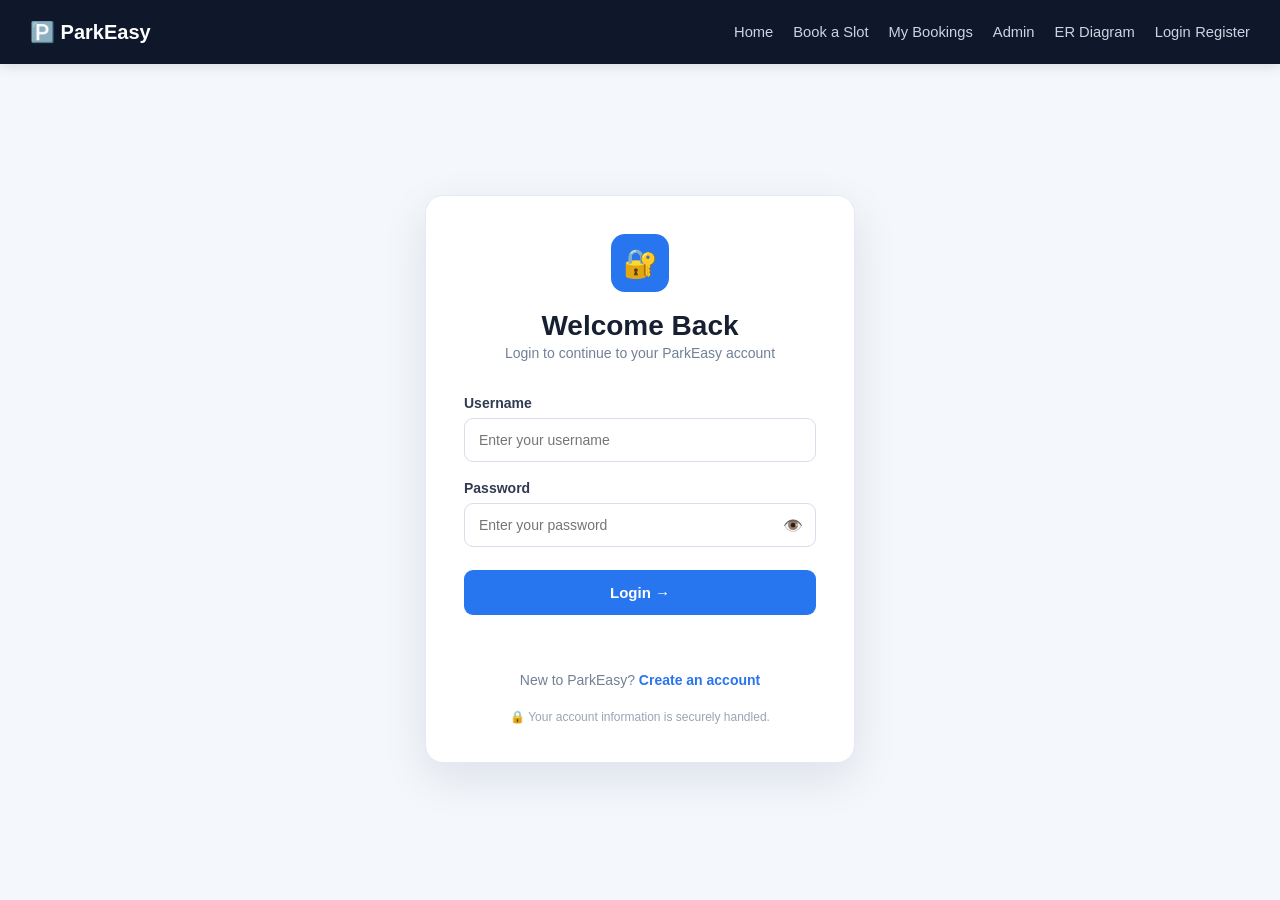
<file: frontend/login.html>
<!DOCTYPE html>
<html lang="en">
<head>
<meta charset="utf-8">
<meta name="viewport" content="width=device-width, initial-scale=1.0">
<title>Login — ParkEasy</title>

<link rel="stylesheet" href="style.css">

<style>
    body {
        background: #f4f7fb;
    }

    .login-wrapper {
        min-height: calc(100vh - 70px);
        display: flex;
        align-items: center;
        justify-content: center;
        padding: 40px 20px;
    }

    .login-box {
        width: 100%;
        max-width: 430px;
        background: white;
        padding: 38px;
        border-radius: 18px;
        box-shadow: 0 15px 45px rgba(20, 40, 80, 0.10);
        border: 1px solid #e5eaf2;
    }

    .login-icon {
        width: 58px;
        height: 58px;
        margin: 0 auto 18px;
        background: #2875f0;
        color: white;
        border-radius: 14px;
        display: flex;
        align-items: center;
        justify-content: center;
        font-size: 28px;
    }

    .login-box h2 {
        text-align: center;
        font-size: 28px;
        margin-bottom: 8px;
        color: #172033;
    }

    .subtitle {
        text-align: center;
        color: #718096;
        margin-bottom: 30px;
        font-size: 14px;
    }

    .field {
        margin-bottom: 18px;
    }

    .field label {
        display: block;
        margin-bottom: 7px;
        font-size: 14px;
        font-weight: 600;
        color: #303b50;
    }

    .input-wrap {
        position: relative;
    }

    .input-wrap input {
        width: 100%;
        padding: 13px 45px 13px 14px;
        border: 1px solid #d8deea;
        border-radius: 9px;
        font-size: 14px;
        outline: none;
        transition: 0.2s;
    }

    .input-wrap input:focus {
        border-color: #2875f0;
        box-shadow: 0 0 0 3px rgba(40,117,240,0.10);
    }

    .toggle-password {
        position: absolute;
        right: 13px;
        top: 50%;
        transform: translateY(-50%);
        border: none;
        background: none;
        cursor: pointer;
        font-size: 16px;
        color: #68758a;
        padding: 0;
    }

    .login-btn {
        width: 100%;
        border: none;
        padding: 14px;
        border-radius: 9px;
        background: #2875f0;
        color: white;
        font-size: 15px;
        font-weight: bold;
        cursor: pointer;
        margin-top: 5px;
        transition: 0.2s;
    }

    .login-btn:hover {
        background: #1d61d0;
    }

    .msg {
        text-align: center;
        margin-top: 16px;
        font-size: 14px;
    }

    .msg.error {
        color: #d43f3f;
    }

    .register-text {
        text-align: center;
        margin-top: 24px;
        font-size: 14px;
        color: #718096;
    }

    .register-text a {
        color: #2875f0;
        font-weight: bold;
        text-decoration: none;
    }

    .register-text a:hover {
        text-decoration: underline;
    }

    .security-note {
        text-align: center;
        margin-top: 22px;
        font-size: 12px;
        color: #9aa4b4;
    }

    @media (max-width: 600px) {
        .login-box {
            padding: 28px 22px;
        }
    }
</style>
</head>

<body>

<header class="nav">
    <a class="brand" href="index.html">🅿️ ParkEasy</a>

    <nav>
        <a href="index.html" data-page="home">Home</a>
        <a href="booking.html" data-page="booking">Book a Slot</a>
        <a href="mybookings.html" data-page="mybookings">My Bookings</a>
        <a href="admin.html" data-page="admin">Admin</a>
        <a href="er-diagram.html">ER Diagram</a>
        <span id="authArea"></span>
    </nav>
</header>

<div class="login-wrapper">

    <div class="login-box">

        <div class="login-icon">🔐</div>

        <h2>Welcome Back</h2>

        <p class="subtitle">
            Login to continue to your ParkEasy account
        </p>

        <form id="loginForm">

            <div class="field">
                <label for="u">Username</label>

                <div class="input-wrap">
                    <input
                        type="text"
                        id="u"
                        placeholder="Enter your username"
                        required
                        autocomplete="username"
                    >
                </div>
            </div>

            <div class="field">
                <label for="p">Password</label>

                <div class="input-wrap">
                    <input
                        type="password"
                        id="p"
                        placeholder="Enter your password"
                        required
                        autocomplete="current-password"
                    >

                    <button
                        type="button"
                        class="toggle-password"
                        onclick="togglePassword()"
                    >👁️</button>
                </div>
            </div>

            <button type="submit" class="login-btn">
                Login →
            </button>

        </form>

        <p id="m" class="msg"></p>

        <p class="register-text">
            New to ParkEasy?
            <a href="register.html">Create an account</a>
        </p>

        <div class="security-note">
            🔒 Your account information is securely handled.
        </div>

    </div>

</div>

<script src="app.js"></script>

<script>
renderNav("");

function togglePassword() {
    const password = document.getElementById("p");

    password.type =
        password.type === "password"
            ? "text"
            : "password";
}

document.getElementById("loginForm").addEventListener("submit", async (ev) => {

    ev.preventDefault();

    const m = document.getElementById("m");

    m.textContent = "";
    m.className = "msg";

    const { ok, data } = await apiPost("/api/login", {
        username: document.getElementById("u").value.trim(),
        password: document.getElementById("p").value
    });

    if (ok && data.token) {

        saveSession(data.token, data.username);

        location.href = "booking.html";

    } else {

        m.textContent = data.error || "Login failed";
        m.className = "msg error";

    }
});
</script>

</body>
</html>
</file>
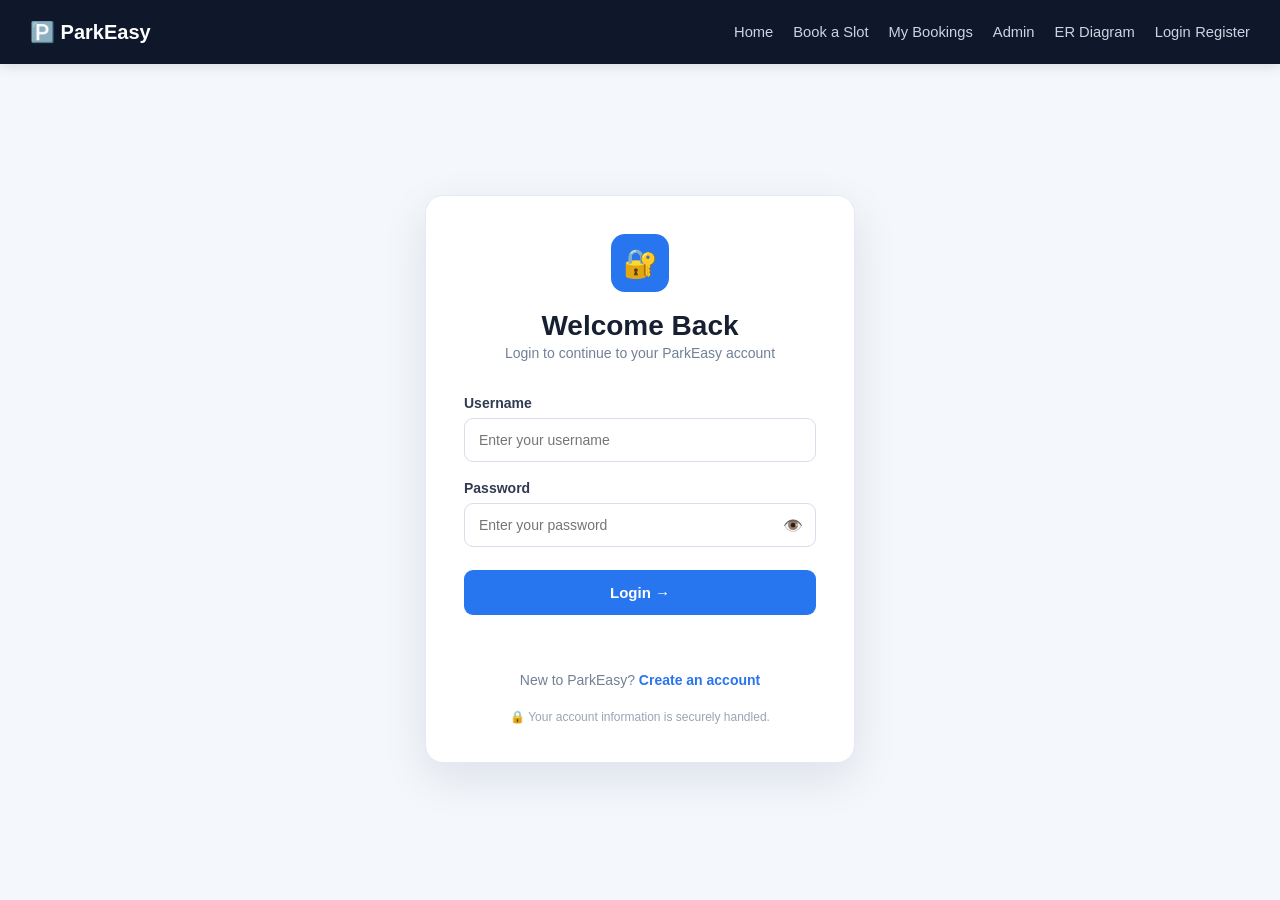
<file: frontend/mybookings.html>
<!doctype html>
<html lang="en">
<head>
<meta charset="utf-8">
<meta name="viewport" content="width=device-width, initial-scale=1.0">
<title>My Bookings — ParkEasy</title>
<link rel="stylesheet" href="style.css">

<style>
body {
  background: #f5f7fb;
}

.bookings-page {
  max-width: 1100px;
  margin: 45px auto;
  padding: 0 20px;
}

.page-header {
  display: flex;
  justify-content: space-between;
  align-items: center;
  margin-bottom: 25px;
}

.page-header h1 {
  margin: 0;
  font-size: 30px;
  color: #172033;
}

.page-header p {
  margin: 7px 0 0;
  color: #6b7280;
}

.refresh-btn {
  border: none;
  background: #2563eb;
  color: white;
  padding: 11px 18px;
  border-radius: 9px;
  cursor: pointer;
  font-weight: 600;
}

.refresh-btn:hover {
  background: #1d4ed8;
}

.booking-card {
  background: white;
  border-radius: 16px;
  box-shadow: 0 8px 30px rgba(0,0,0,0.07);
  overflow: hidden;
}

.booking-card-header {
  padding: 20px 25px;
  border-bottom: 1px solid #e5e7eb;
}

.booking-card-header h2 {
  margin: 0;
  font-size: 19px;
  color: #172033;
}

.booking-card-header span {
  color: #6b7280;
  font-size: 14px;
}

.table-wrap {
  overflow-x: auto;
}

table {
  width: 100%;
  border-collapse: collapse;
}

th {
  text-align: left;
  padding: 15px 20px;
  background: #f8fafc;
  color: #64748b;
  font-size: 13px;
  text-transform: uppercase;
  letter-spacing: .4px;
}

td {
  padding: 17px 20px;
  border-top: 1px solid #eef0f4;
  color: #334155;
  font-size: 14px;
}

.booking-id {
  font-weight: 700;
  color: #2563eb;
}

.slot-number {
  font-weight: 700;
}

.amount {
  font-weight: 700;
  color: #172033;
}

.badge {
  display: inline-block;
  padding: 6px 11px;
  border-radius: 20px;
  font-size: 12px;
  font-weight: 700;
  background: #e8f7ee;
  color: #15803d;
}
.badge.pending{background:#fef3c7;color:#b45309}
.badge.cancelled{background:#fee2e2;color:#b91c1c}

.empty-state {
  text-align: center;
  padding: 55px 20px;
  color: #64748b;
}

.empty-icon {
  font-size: 45px;
  margin-bottom: 12px;
}

.empty-state a {
  color: #2563eb;
  font-weight: 600;
  text-decoration: none;
}

.message {
  padding: 15px 20px;
  color: #dc2626;
  text-align: center;
}

@media (max-width: 650px) {
  .bookings-page {
    margin: 25px auto;
  }

  .page-header {
    align-items: flex-start;
    gap: 15px;
    flex-direction: column;
  }

  .page-header h1 {
    font-size: 25px;
  }

  th, td {
    padding: 13px 14px;
    white-space: nowrap;
  }
}
</style>
</head>

<body>

<header class="nav">
  <a class="brand" href="index.html">🅿️ ParkEasy</a>

  <nav>
    <a href="index.html" data-page="home">Home</a>
    <a href="booking.html" data-page="booking">Book a Slot</a>
    <a href="mybookings.html" data-page="mybookings">My Bookings</a>
    <a href="admin.html" data-page="admin">Admin</a>
    <a href="er-diagram.html">ER Diagram</a>
    <span id="authArea"></span>
  </nav>
</header>

<div class="bookings-page">

  <div class="page-header">
    <div>
      <h1>My Bookings</h1>
      <p>View your parking reservations and payment history.</p>
    </div>

    <button class="refresh-btn" id="refreshBtn">
      ↻ Refresh
    </button>
  </div>

  <div class="booking-card">

    <div class="booking-card-header">
      <h2>Booking History</h2>
      <span>Your recent parking activity</span>
    </div>

    <div id="content"></div>

  </div>

</div>

<script src="app.js"></script>

<script>
requireAuth();
renderNav("mybookings");

const content = document.getElementById("content");

async function load() {

  content.innerHTML = `
    <div class="empty-state">
      Loading your bookings...
    </div>
  `;

  const { ok, data } = await apiGet("/api/mybookings");

  if (!ok) {
    content.innerHTML = `
      <div class="message">
        Could not load bookings. Please try again.
      </div>
    `;
    return;
  }

  if (data.length === 0) {
    content.innerHTML = `
      <div class="empty-state">
        <div class="empty-icon">🅿️</div>
        <strong>No bookings yet</strong>
        <p>You haven't booked a parking slot yet.</p>
        <a href="booking.html">Book a slot →</a>
      </div>
    `;
    return;
  }

  content.innerHTML = `
    <div class="table-wrap">
      <table>
        <thead>
          <tr>
            <th>Booking</th>
            <th>Slot</th>
            <th>Amount</th>
            <th>Status</th>
            <th>Date</th>
          </tr>
        </thead>

        <tbody>
          ${data.map(b => `
            <tr>
              <td>
                <span class="booking-id">#${b.id}</span>
              </td>

              <td>
                <span class="slot-number">
                  P${String(b.slot_id).padStart(2, "0")}
                </span>
              </td>

              <td>
                <span class="amount">
                  $${Number(b.amount).toFixed(2)}
                </span>
              </td>

              <td>
                <span class="badge ${b.status.toLowerCase()}">
                  ${b.status}
                </span>
              </td>

              <td>
                ${b.created_at}
              </td>
            </tr>
          `).join("")}
        </tbody>
      </table>
    </div>
  `;
}

document
  .getElementById("refreshBtn")
  .addEventListener("click", load);

load();
</script>

</body>
</html>
</file>
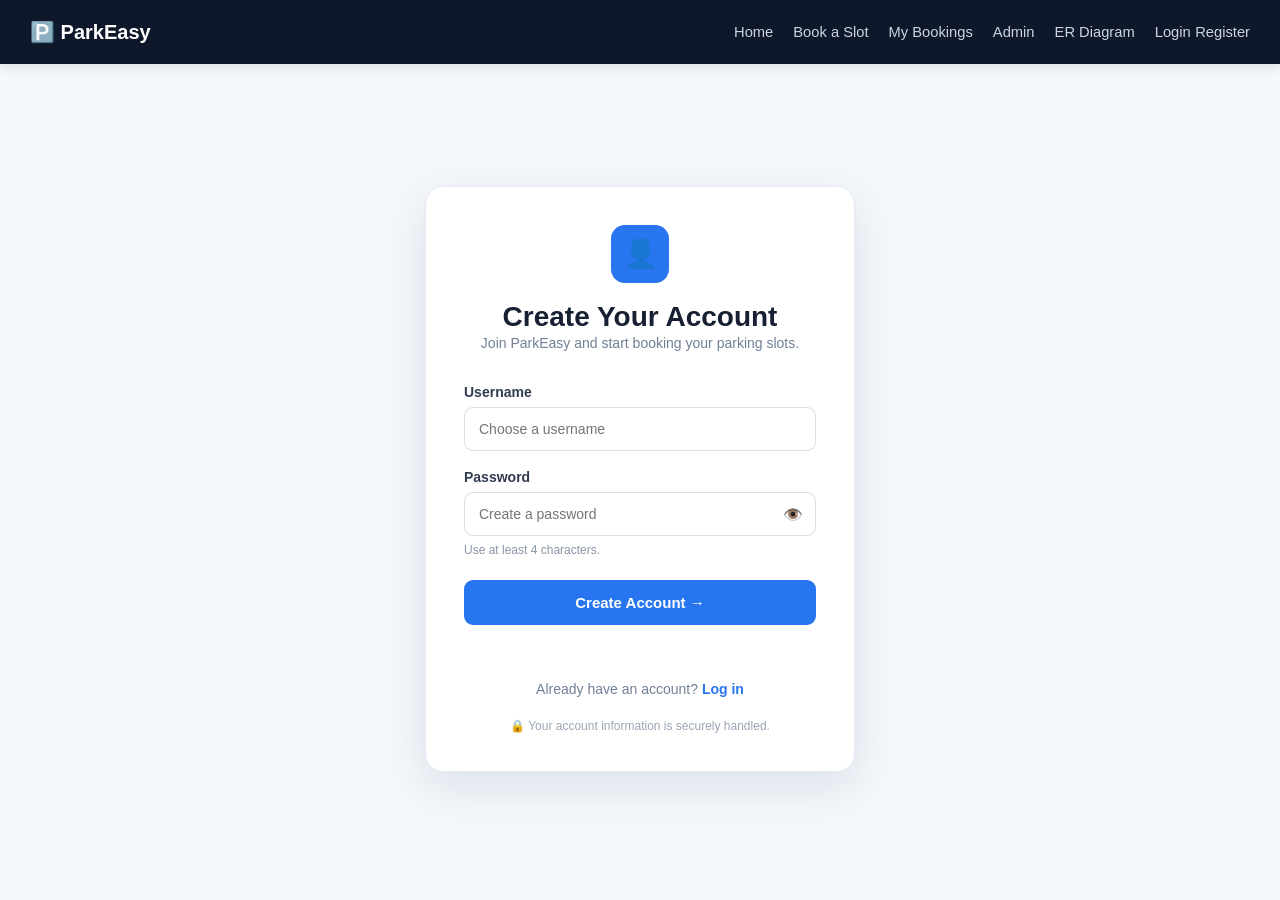
<file: frontend/register.html>
<!DOCTYPE html>
<html lang="en">
<head>
<meta charset="utf-8">
<meta name="viewport" content="width=device-width, initial-scale=1.0">
<title>Create Account — ParkEasy</title>

<link rel="stylesheet" href="style.css">

<style>
    body {
        background: #f4f7fb;
    }

    .register-wrapper {
        min-height: calc(100vh - 70px);
        display: flex;
        align-items: center;
        justify-content: center;
        padding: 40px 20px;
    }

    .register-box {
        width: 100%;
        max-width: 430px;
        background: white;
        padding: 38px;
        border-radius: 18px;
        box-shadow: 0 15px 45px rgba(20, 40, 80, 0.10);
        border: 1px solid #e5eaf2;
    }

    .register-icon {
        width: 58px;
        height: 58px;
        margin: 0 auto 18px;
        background: #2875f0;
        color: white;
        border-radius: 14px;
        display: flex;
        align-items: center;
        justify-content: center;
        font-size: 28px;
    }

    .register-box h2 {
        text-align: center;
        font-size: 28px;
        margin-bottom: 8px;
        color: #172033;
    }

    .subtitle {
        text-align: center;
        color: #718096;
        margin-bottom: 30px;
        font-size: 14px;
        line-height: 1.5;
    }

    .field {
        margin-bottom: 18px;
    }

    .field label {
        display: block;
        margin-bottom: 7px;
        font-size: 14px;
        font-weight: 600;
        color: #303b50;
    }

    .input-wrap {
        position: relative;
    }

    .input-wrap input {
        width: 100%;
        padding: 13px 45px 13px 14px;
        border: 1px solid #d8deea;
        border-radius: 9px;
        font-size: 14px;
        outline: none;
        transition: 0.2s;
    }

    .input-wrap input:focus {
        border-color: #2875f0;
        box-shadow: 0 0 0 3px rgba(40,117,240,0.10);
    }

    .toggle-password {
        position: absolute;
        right: 13px;
        top: 50%;
        transform: translateY(-50%);
        border: none;
        background: none;
        cursor: pointer;
        font-size: 16px;
        color: #68758a;
        padding: 0;
    }

    .password-hint {
        font-size: 12px;
        color: #8a94a5;
        margin-top: 7px;
    }

    .register-btn {
        width: 100%;
        border: none;
        padding: 14px;
        border-radius: 9px;
        background: #2875f0;
        color: white;
        font-size: 15px;
        font-weight: bold;
        cursor: pointer;
        margin-top: 5px;
        transition: 0.2s;
    }

    .register-btn:hover {
        background: #1d61d0;
    }

    .msg {
        text-align: center;
        margin-top: 16px;
        font-size: 14px;
    }

    .msg.success {
        color: #198754;
    }

    .msg.error {
        color: #d43f3f;
    }

    .login-text {
        text-align: center;
        margin-top: 24px;
        font-size: 14px;
        color: #718096;
    }

    .login-text a {
        color: #2875f0;
        font-weight: bold;
        text-decoration: none;
    }

    .login-text a:hover {
        text-decoration: underline;
    }

    .security-note {
        text-align: center;
        margin-top: 22px;
        font-size: 12px;
        color: #9aa4b4;
    }

    @media (max-width: 600px) {
        .register-box {
            padding: 28px 22px;
        }
    }
</style>
</head>

<body>

<header class="nav">

    <a class="brand" href="index.html">🅿️ ParkEasy</a>

    <nav>
        <a href="index.html" data-page="home">Home</a>
        <a href="booking.html" data-page="booking">Book a Slot</a>
        <a href="mybookings.html" data-page="mybookings">My Bookings</a>
        <a href="admin.html" data-page="admin">Admin</a>
        <a href="er-diagram.html">ER Diagram</a>
        <span id="authArea"></span>
    </nav>

</header>

<div class="register-wrapper">

    <div class="register-box">

        <div class="register-icon">👤</div>

        <h2>Create Your Account</h2>

        <p class="subtitle">
            Join ParkEasy and start booking your parking slots.
        </p>

        <form id="regForm">

            <div class="field">

                <label for="u">Username</label>

                <div class="input-wrap">
                    <input
                        type="text"
                        id="u"
                        placeholder="Choose a username"
                        required
                        autocomplete="username"
                        minlength="3"
                    >
                </div>

            </div>

            <div class="field">

                <label for="p">Password</label>

                <div class="input-wrap">

                    <input
                        type="password"
                        id="p"
                        placeholder="Create a password"
                        required
                        autocomplete="new-password"
                        minlength="4"
                    >

                    <button
                        type="button"
                        class="toggle-password"
                        onclick="togglePassword()"
                    >👁️</button>

                </div>

                <div class="password-hint">
                    Use at least 4 characters.
                </div>

            </div>

            <button type="submit" class="register-btn">
                Create Account →
            </button>

        </form>

        <p id="m" class="msg"></p>

        <p class="login-text">
            Already have an account?
            <a href="login.html">Log in</a>
        </p>

        <div class="security-note">
            🔒 Your account information is securely handled.
        </div>

    </div>

</div>

<script src="app.js"></script>

<script>

renderNav("");

function togglePassword() {

    const password = document.getElementById("p");

    password.type =
        password.type === "password"
            ? "text"
            : "password";
}

document.getElementById("regForm").addEventListener("submit", async (ev) => {

    ev.preventDefault();

    const m = document.getElementById("m");

    m.textContent = "";
    m.className = "msg";

    const username =
        document.getElementById("u").value.trim();

    const password =
        document.getElementById("p").value;

    if (username.length < 3) {
        m.textContent = "Username must be at least 3 characters.";
        m.className = "msg error";
        return;
    }

    if (password.length < 4) {
        m.textContent = "Password must be at least 4 characters.";
        m.className = "msg error";
        return;
    }

    const { ok, data } = await apiPost("/api/register", {
        username: username,
        password: password
    });

    if (ok) {

        m.textContent =
            (data.message || "Registration successful.") +
            " You can now log in.";

        m.className = "msg success";

        document.getElementById("regForm").reset();

    } else {

        m.textContent =
            data.error || "Registration failed";

        m.className = "msg error";
    }

});

</script>

</body>
</html>
</file>
<file: frontend/style.css>
:root {
  --bg: #0f172a;
  --bg-soft: #f5f7fb;
  --card: #ffffff;

  --primary: #2563eb;
  --primary-dark: #1d4ed8;

  --text: #172033;
  --muted: #64748b;
  --border: #e2e8f0;

  --available: #16a34a;
  --booked: #dc2626;
  --pending: #d97706;
  --paid: #2563eb;

  --radius: 12px;
}

* {
  box-sizing: border-box;
}

html {
  scroll-behavior: smooth;
}

body {
  margin: 0;
  font-family: "Segoe UI", Roboto, Arial, sans-serif;
  background: var(--bg-soft);
  color: var(--text);
  min-height: 100vh;
}


/* =========================
   NAVIGATION
========================= */

.nav {
  display: flex;
  align-items: center;
  justify-content: space-between;

  background: var(--bg);
  color: white;

  padding: 15px 30px;

  min-height: 64px;

  box-shadow: 0 2px 12px rgba(0, 0, 0, 0.12);

  position: relative;
  z-index: 10;
}

.nav .brand {
  display: flex;
  align-items: center;
  gap: 7px;

  font-size: 1.25rem;
  font-weight: 700;

  color: white;
  text-decoration: none;

  white-space: nowrap;
}

.nav nav {
  display: flex;
  align-items: center;
  justify-content: flex-end;

  gap: 20px;

  flex-wrap: wrap;
}

.nav a {
  color: #cbd5e1;
  text-decoration: none;

  font-size: 0.92rem;
  font-weight: 500;

  transition: color 0.2s ease;
}

.nav a:hover,
.nav a.active {
  color: white;
}

.nav a.active {
  font-weight: 700;
}

.nav .user-chip {
  background: #1e293b;

  padding: 6px 11px;

  border-radius: 999px;

  font-size: 0.82rem;
  color: white;

  white-space: nowrap;
}


/* =========================
   GENERAL LAYOUT
========================= */

.page {
  max-width: 1000px;

  margin: 0 auto;

  padding: 40px 20px 70px;
}

.card {
  background: var(--card);

  border: 1px solid var(--border);

  border-radius: 14px;

  padding: 30px;

  box-shadow:
    0 5px 20px rgba(15, 23, 42, 0.05);
}

.card-narrow {
  max-width: 420px;

  margin: 50px auto;
}

h1,
h2,
h3 {
  margin-top: 0;
  color: var(--text);
}

h1 {
  font-size: 1.8rem;
}

h2 {
  font-size: 1.35rem;
}

.subtitle {
  color: var(--muted);

  margin-top: -8px;
  margin-bottom: 24px;

  line-height: 1.6;
}


/* =========================
   FORMS
========================= */

.field {
  margin-bottom: 18px;
}

.field label {
  display: block;

  font-size: 0.86rem;
  font-weight: 600;

  color: #475569;

  margin-bottom: 7px;
}

input[type="text"],
input[type="password"],
input[type="email"] {
  width: 100%;

  padding: 12px 13px;

  border: 1px solid var(--border);

  border-radius: 9px;

  font-size: 0.98rem;

  background: white;
  color: var(--text);

  transition:
    border-color 0.2s ease,
    box-shadow 0.2s ease;
}

input:focus {
  outline: none;

  border-color: var(--primary);

  box-shadow:
    0 0 0 3px rgba(37, 99, 235, 0.12);
}


/* =========================
   BUTTONS
========================= */

button,
.btn {
  display: inline-flex;

  align-items: center;
  justify-content: center;

  gap: 6px;

  background: var(--primary);

  color: white;

  border: none;

  padding: 11px 19px;

  border-radius: 9px;

  font-size: 0.94rem;
  font-weight: 600;

  cursor: pointer;

  transition:
    background 0.2s ease,
    transform 0.15s ease;
}

button:hover,
.btn:hover {
  background: var(--primary-dark);
}

button:active,
.btn:active {
  transform: translateY(1px);
}

button:disabled {
  background: #cbd5e1;
  cursor: not-allowed;
}

.btn-secondary {
  background: #64748b;
}

.btn-secondary:hover {
  background: #475569;
}


/* =========================
   MESSAGES
========================= */

.msg {
  margin-top: 14px;

  font-size: 0.9rem;

  min-height: 1.2em;
}

.msg.error {
  color: var(--booked);
}

.msg.success {
  color: var(--available);
}

.msg.loading {
  color: var(--primary);
}

.message {
  margin: 15px 20px;

  font-size: 0.9rem;
}

.message.error {
  color: var(--booked);
}

.message.success {
  color: var(--available);
}

.message.loading {
  color: var(--primary);
}


/* =========================
   LINKS
========================= */

.link-row {
  margin-top: 18px;

  font-size: 0.9rem;

  color: var(--muted);
}

.link-row a {
  color: var(--primary);

  text-decoration: none;

  font-weight: 600;
}

.link-row a:hover {
  text-decoration: underline;
}


/* =========================
   PARKING SLOTS
========================= */

.slots-grid {
  display: grid;

  grid-template-columns:
    repeat(auto-fill, minmax(115px, 1fr));

  gap: 14px;

  margin-top: 22px;
}

.slot {
  border: 1px solid var(--border);

  border-radius: 12px;

  padding: 18px 10px;

  text-align: center;

  background: white;

  font-weight: 600;

  transition:
    transform 0.18s ease,
    box-shadow 0.18s ease;
}

.slot.available {
  border-color: #86efac;

  cursor: pointer;
}

.slot.available:hover {
  transform: translateY(-3px);

  box-shadow:
    0 7px 18px rgba(22, 163, 74, 0.15);

  border-color: var(--available);
}

.slot .id {
  font-size: 1.3rem;
}

.slot .status {
  display: block;

  font-size: 0.72rem;

  margin-top: 6px;

  font-weight: 700;
}

.slot.available .status {
  color: var(--available);
}

.slot.booked {
  border-color: #fecaca;

  background: #fef2f2;

  cursor: not-allowed;
}

.slot.booked .status {
  color: var(--booked);
}


/* =========================
   TABLES
========================= */

table {
  width: 100%;

  border-collapse: collapse;

  margin-top: 16px;
}

th,
td {
  text-align: left;

  padding: 13px 14px;

  border-bottom: 1px solid var(--border);

  font-size: 0.9rem;
}

th {
  color: var(--muted);

  font-weight: 700;

  font-size: 0.76rem;

  text-transform: uppercase;

  letter-spacing: 0.4px;

  background: #f8fafc;
}

tbody tr:hover {
  background: #f8fafc;
}


/* =========================
   STATUS BADGES
========================= */

.badge {
  display: inline-block;

  padding: 5px 11px;

  border-radius: 999px;

  font-size: 0.74rem;

  font-weight: 700;
}

.badge.AVAILABLE {
  background: #dcfce7;
  color: var(--available);
}

.badge.BOOKED {
  background: #fee2e2;
  color: var(--booked);
}

.badge.PENDING {
  background: #fef3c7;
  color: var(--pending);
}

.badge.PAID {
  background: #dbeafe;
  color: var(--paid);
}


/* =========================
   ADMIN STATS
========================= */

.stat-row {
  display: flex;

  gap: 16px;

  margin-top: 20px;

  flex-wrap: wrap;
}

.stat {
  flex: 1;

  min-width: 150px;

  background: white;

  border: 1px solid var(--border);

  border-radius: 12px;

  padding: 18px;

  text-align: center;
}

.stat .num {
  font-size: 1.7rem;

  font-weight: 800;

  color: var(--text);
}

.stat .label {
  color: var(--muted);

  font-size: 0.8rem;

  margin-top: 4px;
}


/* =========================
   EMPTY STATE
========================= */

.empty-state {
  color: var(--muted);

  text-align: center;

  padding: 40px 20px;

  line-height: 1.6;
}


/* =========================
   HERO
========================= */

.hero {
  text-align: center;

  padding: 70px 20px;
}

.hero h1 {
  font-size: 2.3rem;

  line-height: 1.2;

  margin-bottom: 15px;
}

.hero p {
  color: var(--muted);

  max-width: 560px;

  margin: 10px auto 28px;

  line-height: 1.7;
}

.hero .actions {
  display: flex;

  gap: 12px;

  justify-content: center;

  flex-wrap: wrap;
}


/* =========================
   FEATURES
========================= */

.features {
  display: grid;

  grid-template-columns:
    repeat(auto-fit, minmax(200px, 1fr));

  gap: 18px;

  margin-top: 40px;
}

.feature {
  background: white;

  border: 1px solid var(--border);

  border-radius: 13px;

  padding: 22px;

  transition:
    transform 0.2s ease,
    box-shadow 0.2s ease;
}

.feature:hover {
  transform: translateY(-3px);

  box-shadow:
    0 8px 22px rgba(15, 23, 42, 0.07);
}

.feature .icon {
  font-size: 1.7rem;

  margin-bottom: 10px;
}


/* =========================
   RESPONSIVE
========================= */

@media (max-width: 800px) {

  .nav {
    padding: 14px 18px;
  }

  .nav nav {
    gap: 12px;
  }

  .page {
    padding: 25px 15px 50px;
  }

  .card {
    padding: 22px;
  }

  .hero {
    padding: 50px 20px;
  }

  .hero h1 {
    font-size: 2rem;
  }
}


@media (max-width: 600px) {

  .nav {
    align-items: flex-start;

    flex-direction: column;
  }

  .nav nav {
    width: 100%;

    justify-content: flex-start;

    gap: 10px 14px;
  }

  .page {
    padding: 20px 12px 40px;
  }

  .card {
    padding: 18px;
  }

  .hero h1 {
    font-size: 1.75rem;
  }

  .stat-row {
    flex-direction: column;
  }

  .stat {
    width: 100%;
  }

  th,
  td {
    white-space: nowrap;

    padding: 11px 12px;
  }

  .slots-grid {
    grid-template-columns:
      repeat(2, 1fr);
  }
}
</file>
